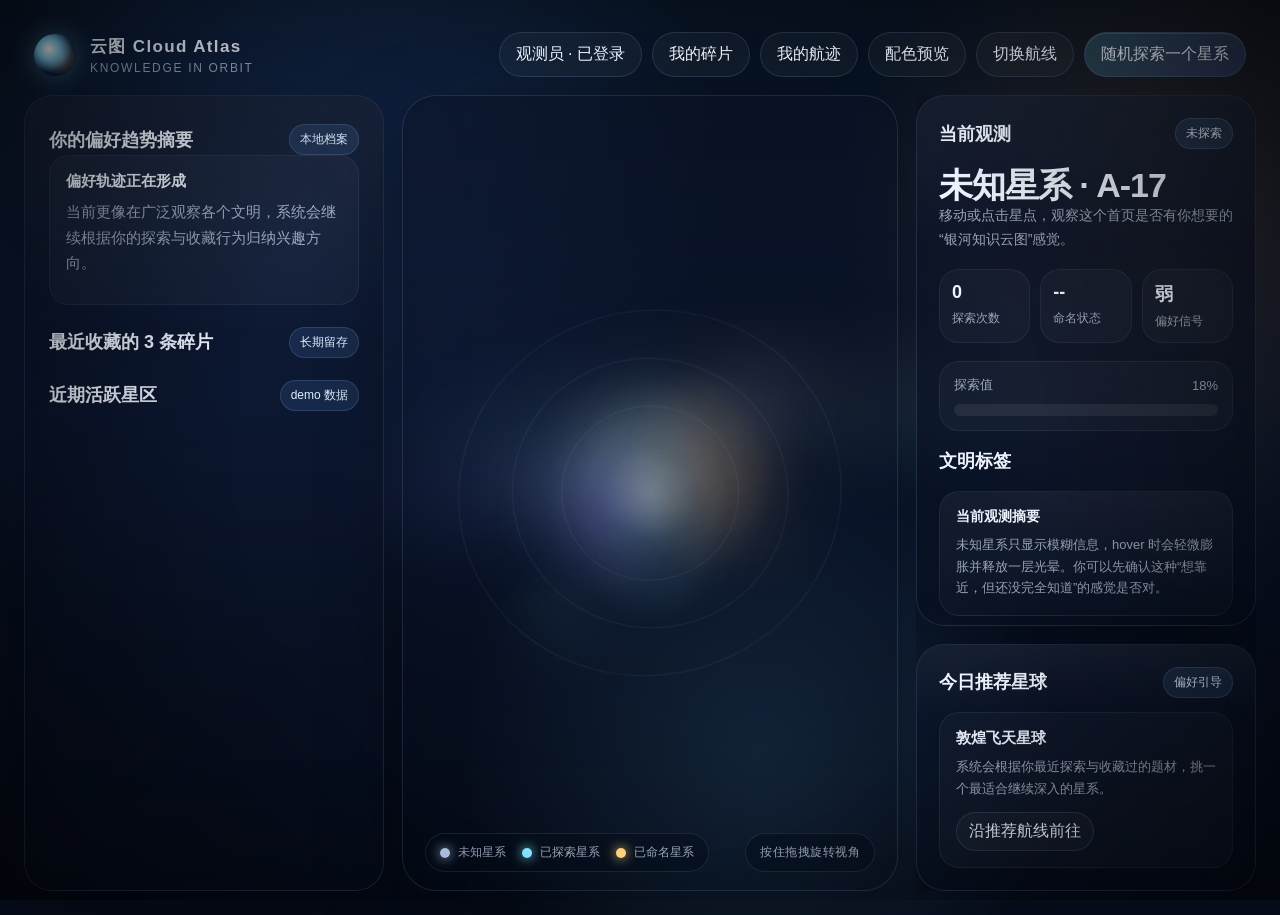
<file: demo/index.html>
﻿<!DOCTYPE html>
<html lang="zh-CN">

<head>
  <meta charset="UTF-8">
  <meta name="viewport" content="width=device-width, initial-scale=1.0">
  <title>云图 Cloud Atlas Demo</title>
  <style>
    :root {
      --bg-0: #07111f;
      --bg-1: #0b1730;
      --bg-2: #142449;
      --bg-end: #050b18;
      --bg-glow-a: rgba(50, 96, 182, 0.28);
      --bg-glow-b: rgba(255, 176, 112, 0.15);
      --bg-glow-c: rgba(107, 195, 255, 0.18);
      --text: #eef4ff;
      --muted: rgba(219, 233, 255, 0.68);
      --line: rgba(170, 196, 255, 0.14);
      --panel: rgba(8, 15, 31, 0.54);
      --panel-strong: rgba(7, 14, 28, 0.78);
      --panel-top: rgba(11, 20, 41, 0.7);
      --panel-bottom: rgba(7, 13, 27, 0.48);
      --panel-sheen: rgba(255, 255, 255, 0.05);
      --cyan: #86e7ff;
      --gold: #ffd17d;
      --rose: #ff9dcc;
      --mint: #9ce7cb;
      --orange: #ffb48a;
      --grid-line: rgba(255, 255, 255, 0.02);
      --vignette: rgba(0, 0, 0, 0.54);
      --mist-core: rgba(255, 248, 223, 0.16);
      --mist-cyan: rgba(141, 221, 255, 0.17);
      --mist-violet: rgba(143, 112, 255, 0.13);
      --mist-gold: rgba(255, 190, 117, 0.13);
      --mist-mint: rgba(138, 239, 218, 0.1);
      --brand-core: rgba(137, 224, 255, 0.86);
      --brand-ring: rgba(35, 120, 255, 0.12);
      --brand-warm: rgba(255, 204, 138, 0.42);
      --brand-shell: #09172c;
      --button-a: rgba(110, 230, 255, 0.22);
      --button-b: rgba(115, 136, 255, 0.22);
      --eyebrow-border: rgba(161, 209, 255, 0.18);
      --eyebrow-bg: rgba(125, 180, 255, 0.08);
      --eyebrow-text: #d7ecff;
      --stage-core: rgba(255, 247, 216, 0.14);
      --stage-cyan: rgba(161, 224, 255, 0.14);
      --stage-violet: rgba(168, 132, 255, 0.12);
      --stage-gold: rgba(255, 190, 117, 0.12);
      --stage-shell: rgba(11, 18, 37, 0.52);
      --stage-floor: rgba(3, 7, 16, 0.3);
      --stage-before-core: rgba(255, 252, 240, 0.16);
      --stage-before-cyan: rgba(137, 199, 255, 0.14);
      --stage-before-violet: rgba(150, 114, 255, 0.12);
      --stage-before-gold: rgba(255, 181, 109, 0.12);
      --stage-after-cyan: rgba(118, 211, 255, 0.08);
      --stage-after-core: rgba(255, 255, 255, 0.09);
      --stage-after-gold: rgba(255, 208, 142, 0.08);
      --stage-after-blue: rgba(124, 167, 255, 0.08);
      --shadow: 0 24px 80px rgba(0, 0, 0, 0.36);
      --radius-lg: 28px;
      --radius-md: 20px;
      --radius-sm: 14px;
    }

    * {
      box-sizing: border-box;
    }

    html,
    body {
      margin: 0;
      min-height: 100%;
      font-family: "Segoe UI", "PingFang SC", "Microsoft YaHei", sans-serif;
      background:
        radial-gradient(circle at 18% 18%, var(--bg-glow-a), transparent 30%),
        radial-gradient(circle at 82% 22%, var(--bg-glow-b), transparent 24%),
        radial-gradient(circle at 52% 72%, var(--bg-glow-c), transparent 28%),
        linear-gradient(180deg, var(--bg-0), var(--bg-1) 45%, var(--bg-end) 100%);
      background-size: 118% 118%, 112% 112%, 114% 114%, 100% 100%;
      color: var(--text);
      overflow: hidden;
      animation: backgroundDrift 26s ease-in-out infinite alternate;
    }

    body::before,
    body::after {
      content: "";
      position: fixed;
      inset: 0;
      pointer-events: none;
    }

    body::before {
      background-image:
        linear-gradient(var(--grid-line) 1px, transparent 1px),
        linear-gradient(90deg, var(--grid-line) 1px, transparent 1px);
      background-size: 120px 120px;
      mask-image: radial-gradient(circle at center, black 40%, transparent 88%);
      opacity: 0.4;
      animation: gridDrift 38s linear infinite;
    }

    body::after {
      background:
        radial-gradient(circle at center, transparent 52%, var(--vignette) 100%);
      animation: vignettePulse 18s ease-in-out infinite;
    }

    button,
    input {
      font: inherit;
    }

    .app {
      position: relative;
      min-height: 100vh;
      padding: 24px;
      isolation: isolate;
    }

    #starfield {
      position: absolute;
      inset: 0;
      width: 100%;
      height: 100%;
      z-index: 0;
    }

    .mist {
      position: absolute;
      inset: 3% 6% 6%;
      border-radius: 50%;
      background:
        radial-gradient(ellipse at 50% 50%, var(--mist-core), transparent 16%),
        radial-gradient(ellipse at 46% 48%, var(--mist-cyan), transparent 24%),
        radial-gradient(ellipse at 39% 53%, var(--mist-violet), transparent 18%),
        radial-gradient(ellipse at 60% 46%, var(--mist-gold), transparent 19%),
        radial-gradient(ellipse at 72% 54%, var(--mist-mint), transparent 17%);
      filter: blur(46px);
      opacity: 0.98;
      transform: rotate(-10deg) scale(1.08, 0.72);
      pointer-events: none;
      z-index: 1;
      animation: mistFloat 18s ease-in-out infinite alternate;
    }

    .topbar {
      position: relative;
      z-index: 5;
      display: flex;
      align-items: center;
      justify-content: space-between;
      gap: 16px;
      padding: 8px 10px 18px;
    }

    .brand {
      display: flex;
      align-items: center;
      gap: 14px;
    }

    .brand-mark {
      width: 42px;
      height: 42px;
      border-radius: 50%;
      background:
        radial-gradient(circle at 35% 35%, rgba(255, 255, 255, 0.98), var(--brand-core) 28%, var(--brand-ring) 60%, transparent 72%),
        radial-gradient(circle at 64% 55%, var(--brand-warm), transparent 55%),
        var(--brand-shell);
      box-shadow: 0 0 24px rgba(134, 231, 255, 0.34);
    }

    .brand-copy strong {
      display: block;
      font-size: 17px;
      letter-spacing: 0.08em;
      font-weight: 700;
    }

    .brand-copy span {
      display: block;
      margin-top: 3px;
      font-size: 12px;
      color: var(--muted);
      letter-spacing: 0.14em;
      text-transform: uppercase;
    }

    .top-actions {
      display: flex;
      align-items: center;
      gap: 10px;
      flex-wrap: wrap;
      justify-content: flex-end;
    }

    .ghost,
    .primary,
    .secondary {
      border: 1px solid var(--line);
      color: var(--text);
      background: rgba(255, 255, 255, 0.04);
      border-radius: 999px;
      padding: 11px 16px;
      cursor: pointer;
      transition: transform 180ms ease, background 180ms ease, border-color 180ms ease;
    }

    .ghost:hover,
    .primary:hover,
    .secondary:hover {
      transform: translateY(-1px);
      border-color: rgba(172, 214, 255, 0.36);
    }

    .primary {
      background: linear-gradient(135deg, var(--button-a), var(--button-b));
      box-shadow: inset 0 1px 0 rgba(255, 255, 255, 0.14);
    }

    .layout {
      position: relative;
      z-index: 3;
      display: grid;
      grid-template-columns: minmax(280px, 360px) minmax(0, 1fr) minmax(280px, 340px);
      gap: 18px;
      height: calc(100vh - 104px);
    }

    .panel {
      position: relative;
      background: linear-gradient(180deg, var(--panel-top), var(--panel-bottom));
      border: 1px solid var(--line);
      border-radius: var(--radius-lg);
      box-shadow: var(--shadow);
      backdrop-filter: blur(18px);
      overflow: hidden;
    }

    .panel::before {
      content: "";
      position: absolute;
      inset: 0;
      background: linear-gradient(180deg, var(--panel-sheen), transparent 30%);
      pointer-events: none;
    }

    .intro {
      padding: 28px 24px 24px;
      display: flex;
      flex-direction: column;
      gap: 22px;
      overflow-y: auto;
    }

    .eyebrow {
      display: inline-flex;
      align-items: center;
      gap: 8px;
      width: fit-content;
      padding: 7px 12px;
      border-radius: 999px;
      border: 1px solid var(--eyebrow-border);
      background: var(--eyebrow-bg);
      font-size: 12px;
      color: var(--eyebrow-text);
    }

    .intro h1 {
      margin: 0;
      font-size: clamp(34px, 4vw, 58px);
      line-height: 1.04;
      letter-spacing: -0.03em;
    }

    .intro h1 span {
      display: block;
      color: rgba(255, 255, 255, 0.62);
      font-weight: 500;
    }

    .intro p {
      margin: 0;
      color: var(--muted);
      line-height: 1.7;
      font-size: 15px;
    }

    .intro-actions {
      display: flex;
      gap: 12px;
      flex-wrap: wrap;
    }

    .stat-grid {
      display: grid;
      grid-template-columns: repeat(2, minmax(0, 1fr));
      gap: 12px;
    }

    .stat-card {
      padding: 14px;
      border-radius: var(--radius-md);
      background: rgba(255, 255, 255, 0.03);
      border: 1px solid rgba(176, 205, 255, 0.08);
    }

    .stat-card strong {
      display: block;
      font-size: 22px;
      margin-bottom: 6px;
    }

    .stat-card span {
      color: var(--muted);
      font-size: 12px;
      line-height: 1.5;
    }

    .cluster-stage {
      position: relative;
      --focus-x: 50%;
      --focus-y: 50%;
      --focus-scale: 1;
      --tilt-x: -8deg;
      --tilt-y: 10deg;
      border-radius: 34px;
      min-height: 100%;
      overflow: hidden;
      background:
        radial-gradient(circle at 50% 50%, var(--stage-core), transparent 10%),
        radial-gradient(ellipse at 50% 51%, var(--stage-cyan), transparent 22%),
        radial-gradient(ellipse at 42% 52%, var(--stage-violet), transparent 16%),
        radial-gradient(ellipse at 60% 47%, var(--stage-gold), transparent 18%),
        linear-gradient(180deg, var(--stage-shell), var(--stage-floor));
      border: 1px solid rgba(167, 199, 255, 0.14);
      box-shadow: var(--shadow);
      perspective: 1400px;
      perspective-origin: 50% 50%;
      cursor: grab;
      transition: box-shadow 420ms ease, border-color 420ms ease, background 420ms ease;
    }

    .cluster-stage.dragging {
      cursor: grabbing;
    }

    .cluster-stage::before {
      content: "";
      position: absolute;
      inset: 18% 8%;
      background:
        radial-gradient(ellipse at center, var(--stage-before-core), transparent 14%),
        radial-gradient(ellipse at center, var(--stage-before-cyan), transparent 38%),
        radial-gradient(ellipse at 35% 54%, var(--stage-before-violet), transparent 20%),
        radial-gradient(ellipse at 68% 44%, var(--stage-before-gold), transparent 20%);
      filter: blur(18px);
      pointer-events: none;
    }

    .cluster-stage::after {
      content: "";
      position: absolute;
      inset: 8% 4%;
      background:
        radial-gradient(ellipse at 26% 62%, var(--stage-after-cyan), transparent 14%),
        radial-gradient(ellipse at 42% 44%, var(--stage-after-core), transparent 11%),
        radial-gradient(ellipse at 58% 56%, var(--stage-after-gold), transparent 14%),
        radial-gradient(ellipse at 77% 40%, var(--stage-after-blue), transparent 13%);
      filter: blur(24px);
      pointer-events: none;
      transform: rotate(-12deg);
      z-index: 1;
    }

    .scene-viewport {
      position: absolute;
      inset: 0;
      z-index: 2;
      transform-style: preserve-3d;
      pointer-events: none;
    }

    .scene-3d {
      position: absolute;
      inset: 0;
      transform-style: preserve-3d;
      transform: translateZ(0);
      will-change: transform;
    }

    .cluster-canvas {
      position: absolute;
      inset: 0;
      width: 100%;
      height: 100%;
      z-index: 1;
      pointer-events: none;
    }

    .cluster-grid {
      position: absolute;
      inset: 0;
      z-index: 2;
      transform-style: preserve-3d;
      pointer-events: auto;
      overflow: visible;
      transition: filter 520ms ease;
    }

    .haze-layer {
      position: absolute;
      inset: 0;
      pointer-events: none;
      z-index: 1;
      transition: opacity 420ms ease;
      transform-style: preserve-3d;
    }

    .haze {
      position: absolute;
      border-radius: 50%;
      filter: blur(28px);
      opacity: 0.72;
      mix-blend-mode: screen;
    }

    .haze-a {
      left: 18%;
      top: 43%;
      width: 30%;
      height: 12%;
      background: radial-gradient(ellipse at center, rgba(121, 213, 255, 0.22), transparent 70%);
      transform: rotate(-18deg);
    }

    .haze-b {
      left: 37%;
      top: 38%;
      width: 28%;
      height: 11%;
      background: radial-gradient(ellipse at center, rgba(255, 247, 215, 0.24), transparent 72%);
      transform: rotate(6deg);
    }

    .haze-c {
      left: 55%;
      top: 47%;
      width: 28%;
      height: 12%;
      background: radial-gradient(ellipse at center, rgba(255, 188, 118, 0.18), transparent 70%);
      transform: rotate(21deg);
    }

    .orbit-ring {
      position: absolute;
      left: 50%;
      top: 50%;
      border-radius: 50%;
      border: 1px solid rgba(174, 205, 255, 0.08);
      transform: translate(-50%, -50%) rotate(-8deg);
      pointer-events: none;
      z-index: 1;
      animation: orbitSpin 42s linear infinite;
    }

    .orbit-ring.r1 {
      width: 36%;
      height: 22%;
      animation-name: orbitSpin;
    }

    .orbit-ring.r2 {
      width: 56%;
      height: 34%;
      transform: translate(-50%, -50%) rotate(14deg);
      animation-name: orbitSpinWide;
      animation-duration: 58s;
      animation-direction: reverse;
    }

    .orbit-ring.r3 {
      width: 78%;
      height: 46%;
      transform: translate(-50%, -50%) rotate(-16deg);
      animation-name: orbitSpinOuter;
      animation-duration: 72s;
    }

    .cluster-stage.zooming {
      border-color: rgba(187, 221, 255, 0.28);
      box-shadow: 0 30px 86px rgba(0, 0, 0, 0.42), 0 0 72px rgba(145, 215, 255, 0.16);
    }

    .cluster-stage.zooming .cluster-grid {
      filter: saturate(1.28) brightness(1.1);
    }

    .cluster-stage.zooming .cluster-canvas {
      filter: saturate(1.18) brightness(1.1);
    }

    .cluster-stage.zooming .haze-layer {
      opacity: 0.92;
    }

    .system {
      position: absolute;
      --planet-size: 10px;
      --planet-main: var(--cyan);
      --planet-accent: #ffffff;
      --planet-shadow: rgba(134, 231, 255, 0.44);
      --planet-hit: 34px;
      --ring-tilt: 0deg;
      --ring-opacity: 0.36;
      width: var(--planet-hit);
      height: var(--planet-hit);
      margin: calc(var(--planet-hit) * -0.5) 0 0 calc(var(--planet-hit) * -0.5);
      border: 0;
      background: transparent;
      padding: 0;
      cursor: pointer;
      z-index: 3;
      left: 0;
      top: 0;
      margin: 0;
      transform: translate3d(var(--screen-x, 0px), var(--screen-y, 0px), 0) scale(var(--planet-scale, 1));
      transform-style: preserve-3d;
      transition: transform 300ms cubic-bezier(0.22, 1, 0.36, 1), filter 220ms ease;
      will-change: transform, opacity;
    }

    .system .planet-core,
    .system .planet-aura,
    .system .planet-ring {
      position: absolute;
      left: 50%;
      top: 50%;
      transform: translate(-50%, -50%);
      border-radius: 50%;
      transition: transform 280ms cubic-bezier(0.22, 1, 0.36, 1), opacity 260ms ease, box-shadow 260ms ease, filter 260ms ease;
      pointer-events: none;
    }

    .system .planet-core {
      width: var(--planet-size);
      height: var(--planet-size);
      background:
        radial-gradient(circle at 30% 30%, rgba(255, 255, 255, 0.95), color-mix(in srgb, var(--planet-accent) 72%, var(--planet-main)) 36%, color-mix(in srgb, var(--planet-main) 84%, #021323) 86%);
      box-shadow: 0 0 12px var(--planet-main), 0 0 22px var(--planet-shadow);
      animation: planetPulse 4.2s ease-in-out infinite;
    }

    .system .planet-aura {
      width: calc(var(--planet-size) * 2.8);
      height: calc(var(--planet-size) * 2.8);
      background: radial-gradient(circle at center, color-mix(in srgb, var(--planet-main) 34%, transparent) 0%, transparent 70%);
      opacity: 0.44;
      filter: blur(1px);
      animation: auraDrift 5.6s ease-in-out infinite;
    }

    .system .planet-ring {
      width: calc(var(--planet-size) * 2.2);
      height: calc(var(--planet-size) * 1.25);
      border: 1px solid color-mix(in srgb, var(--planet-main) 72%, #ffffff);
      opacity: var(--ring-opacity);
      transform: translate(-50%, -50%) rotate(var(--ring-tilt));
      filter: drop-shadow(0 0 6px color-mix(in srgb, var(--planet-main) 40%, transparent));
      animation: ringSpin 8s linear infinite;
    }

    .system:hover,
    .system:focus-visible,
    .system.active {
      transform: translate3d(var(--screen-x, 0px), var(--screen-y, 0px), 0) scale(calc(var(--planet-scale, 1) * 1.22));
      filter: brightness(1.08);
      outline: none;
    }

    .system:hover .planet-core,
    .system:focus-visible .planet-core,
    .system.active .planet-core {
      transform: translate(-50%, -50%) scale(1.36);
      box-shadow: 0 0 18px var(--planet-main), 0 0 38px var(--planet-shadow), 0 0 56px color-mix(in srgb, var(--planet-main) 26%, transparent);
      animation-duration: 1.9s;
    }

    .system:hover .planet-aura,
    .system:focus-visible .planet-aura,
    .system.active .planet-aura {
      opacity: 0.88;
      transform: translate(-50%, -50%) scale(1.16);
      animation-duration: 2.4s;
    }

    .system:hover .planet-ring,
    .system:focus-visible .planet-ring,
    .system.active .planet-ring {
      opacity: calc(var(--ring-opacity) + 0.26);
      transform: translate(-50%, -50%) rotate(calc(var(--ring-tilt) + 10deg)) scale(1.14);
    }

    .system.explored .planet-core {
      width: calc(var(--planet-size) + 1px);
      height: calc(var(--planet-size) + 1px);
    }

    .system.locked {
      --planet-main: rgba(188, 214, 255, 0.9);
      --planet-accent: rgba(230, 241, 255, 0.96);
      --planet-shadow: rgba(164, 193, 255, 0.24);
      --ring-opacity: 0.22;
    }

    .system.locked .planet-core {
      background: radial-gradient(circle at 35% 35%, rgba(255, 255, 255, 0.92), rgba(135, 180, 255, 0.72) 68%, transparent 100%);
    }

    .system.locked .planet-ring {
      border-style: dashed;
    }

    .system.unlocked .planet-core {
      box-shadow: 0 0 20px var(--planet-main), 0 0 44px color-mix(in srgb, var(--planet-main) 56%, transparent);
    }

    .system.planet-forest {
      --planet-accent: #d6ffe8;
      --ring-tilt: -16deg;
    }

    .system.planet-heritage {
      --planet-accent: #fff0c8;
      --ring-tilt: 18deg;
    }

    .system.planet-myth {
      --planet-accent: #ffd3e8;
      --ring-opacity: 0.46;
      --ring-tilt: 9deg;
    }

    .system.planet-desert {
      --planet-accent: #ffe3bc;
      --ring-opacity: 0.54;
      --ring-tilt: -9deg;
    }

    .system.planet-abyss {
      --planet-accent: #d4f8ff;
      --ring-opacity: 0.28;
      --ring-tilt: -24deg;
    }

    .system.planet-imperial {
      --planet-accent: #f4f7ff;
      --ring-opacity: 0.34;
      --ring-tilt: 2deg;
    }

    .system.planet-gateway {
      --planet-accent: #efe0ff;
      --ring-opacity: 0.62;
      --ring-tilt: 24deg;
    }

    .cluster-stage .legend {
      position: absolute;
      left: 22px;
      bottom: 18px;
      z-index: 4;
      display: flex;
      gap: 16px;
      padding: 10px 14px;
      border-radius: 999px;
      background: rgba(7, 14, 27, 0.54);
      border: 1px solid rgba(154, 194, 255, 0.12);
      backdrop-filter: blur(14px);
    }

    .drag-tip {
      position: absolute;
      right: 22px;
      bottom: 18px;
      z-index: 4;
      padding: 10px 14px;
      border-radius: 999px;
      background: rgba(7, 14, 27, 0.54);
      border: 1px solid rgba(154, 194, 255, 0.12);
      backdrop-filter: blur(14px);
      color: var(--muted);
      font-size: 12px;
      letter-spacing: 0.04em;
    }

    .legend-item {
      display: inline-flex;
      align-items: center;
      gap: 8px;
      color: var(--muted);
      font-size: 12px;
    }

    .legend-dot {
      width: 10px;
      height: 10px;
      border-radius: 50%;
      box-shadow: 0 0 12px currentColor;
    }

    .info-panel {
      padding: 22px;
      display: flex;
      flex-direction: column;
      gap: 18px;
      overflow: auto;
    }

    .right-col {
      display: flex;
      flex-direction: column;
      gap: 18px;
      overflow: hidden;
    }

    .recommend-panel {
      padding: 22px;
      display: flex;
      flex-direction: column;
      gap: 14px;
      flex-shrink: 0;
    }

    .panel-title {
      display: flex;
      align-items: center;
      justify-content: space-between;
      gap: 14px;
    }

    .panel-title h2,
    .panel-title h3 {
      margin: 0;
      font-size: 18px;
    }

    .panel-badge {
      padding: 6px 10px;
      border-radius: 999px;
      font-size: 12px;
      color: #dceeff;
      background: rgba(108, 173, 255, 0.12);
      border: 1px solid rgba(164, 201, 255, 0.16);
    }

    .selected-title {
      margin: 0;
      font-size: clamp(22px, 2.8vw, 34px);
      line-height: 1.08;
      letter-spacing: -0.03em;
    }

    .selected-subtitle,
    .muted {
      margin: 0;
      color: var(--muted);
      line-height: 1.7;
      font-size: 14px;
    }

    .metric-row {
      display: grid;
      grid-template-columns: repeat(3, minmax(0, 1fr));
      gap: 10px;
    }

    .metric {
      padding: 12px;
      border-radius: var(--radius-md);
      background: rgba(255, 255, 255, 0.03);
      border: 1px solid rgba(160, 197, 255, 0.08);
    }

    .metric strong {
      display: block;
      font-size: 18px;
      margin-bottom: 5px;
    }

    .metric span {
      color: var(--muted);
      font-size: 12px;
    }

    .progress-block {
      padding: 14px;
      border-radius: var(--radius-md);
      background: rgba(255, 255, 255, 0.03);
      border: 1px solid rgba(160, 197, 255, 0.08);
    }

    .progress-label {
      display: flex;
      align-items: center;
      justify-content: space-between;
      margin-bottom: 10px;
      font-size: 13px;
      color: var(--muted);
    }

    .progress-track {
      position: relative;
      height: 12px;
      border-radius: 999px;
      overflow: hidden;
      background: rgba(255, 255, 255, 0.07);
    }

    .progress-fill {
      height: 100%;
      width: 0;
      border-radius: inherit;
      background: linear-gradient(90deg, var(--cyan), var(--gold));
      transition: width 280ms ease;
      box-shadow: 0 0 18px rgba(134, 231, 255, 0.34);
    }

    .tag-list {
      display: flex;
      flex-wrap: wrap;
      gap: 8px;
    }

    .tag {
      padding: 8px 10px;
      border-radius: 999px;
      font-size: 12px;
      background: rgba(255, 255, 255, 0.04);
      border: 1px solid rgba(168, 205, 255, 0.12);
      color: #d8ecff;
    }

    .snapshot {
      padding: 16px;
      border-radius: var(--radius-md);
      background: linear-gradient(180deg, rgba(255, 255, 255, 0.05), rgba(255, 255, 255, 0.02));
      border: 1px solid rgba(160, 197, 255, 0.08);
    }

    .snapshot strong {
      display: block;
      margin-bottom: 8px;
      font-size: 14px;
    }

    .snapshot p {
      margin: 0;
      color: var(--muted);
      line-height: 1.65;
      font-size: 13px;
    }

    .quick-list {
      display: grid;
      gap: 10px;
    }

    .quick-item {
      display: grid;
      grid-template-columns: auto 1fr auto;
      gap: 12px;
      align-items: center;
      padding: 12px 14px;
      border-radius: 16px;
      background: rgba(255, 255, 255, 0.03);
      border: 1px solid rgba(160, 197, 255, 0.07);
    }

    .quick-dot {
      width: 10px;
      height: 10px;
      border-radius: 50%;
      box-shadow: 0 0 14px currentColor;
    }

    .quick-copy strong {
      display: block;
      font-size: 14px;
      margin-bottom: 4px;
    }

    .quick-copy span,
    .quick-item em {
      color: var(--muted);
      font-size: 12px;
      font-style: normal;
    }

    .tooltip {
      position: fixed;
      left: 0;
      top: 0;
      transform: translate(-50%, calc(-100% - 16px));
      min-width: 220px;
      max-width: 260px;
      padding: 14px 14px 13px;
      border-radius: 18px;
      background: rgba(9, 16, 30, 0.88);
      border: 1px solid rgba(169, 203, 255, 0.16);
      backdrop-filter: blur(14px);
      box-shadow: var(--shadow);
      z-index: 30;
      pointer-events: none;
      opacity: 0;
      transition: opacity 140ms ease;
    }

    .tooltip.visible {
      opacity: 1;
    }

    .tooltip strong {
      display: block;
      margin-bottom: 5px;
      font-size: 14px;
    }

    .tooltip span {
      display: block;
      color: var(--muted);
      font-size: 12px;
      line-height: 1.55;
    }

    .modal {
      position: fixed;
      inset: 0;
      display: grid;
      place-items: center;
      padding: 26px;
      background: rgba(2, 5, 12, 0.5);
      backdrop-filter: blur(16px);
      z-index: 40;
      opacity: 0;
      pointer-events: none;
      transition: opacity 180ms ease;
    }

    .modal.open {
      opacity: 1;
      pointer-events: auto;
    }

    .modal-card {
      position: relative;
      width: min(760px, 100%);
      border-radius: 34px;
      padding: 28px;
      background:
        radial-gradient(circle at top right, rgba(125, 207, 255, 0.16), transparent 22%),
        linear-gradient(180deg, rgba(13, 20, 40, 0.94), rgba(7, 12, 23, 0.94));
      border: 1px solid rgba(173, 208, 255, 0.14);
      box-shadow: var(--shadow);
      overflow: hidden;
    }

    .modal-card::before {
      content: "";
      position: absolute;
      inset: 0;
      background: linear-gradient(180deg, rgba(255, 255, 255, 0.06), transparent 28%);
      pointer-events: none;
    }

    .explore-modal-card {
      width: min(840px, 100%);
      padding: 30px;
      background:
        radial-gradient(circle at 14% 18%, rgba(130, 224, 255, 0.18), transparent 24%),
        radial-gradient(circle at 86% 22%, rgba(255, 178, 118, 0.18), transparent 22%),
        linear-gradient(160deg, rgba(16, 24, 47, 0.97), rgba(6, 11, 24, 0.97));
      border-color: rgba(173, 208, 255, 0.18);
      box-shadow: 0 36px 100px rgba(0, 0, 0, 0.48);
    }

    .explore-modal-card::after {
      content: "";
      position: absolute;
      inset: 18px;
      border-radius: 28px;
      border: 1px solid rgba(180, 218, 255, 0.08);
      pointer-events: none;
      mask: linear-gradient(180deg, rgba(255, 255, 255, 0.9), transparent 72%);
    }

    .modal-close {
      position: absolute;
      right: 18px;
      top: 18px;
      width: 42px;
      height: 42px;
      border-radius: 50%;
      border: 1px solid rgba(178, 205, 255, 0.16);
      background: rgba(255, 255, 255, 0.04);
      color: var(--text);
      cursor: pointer;
    }

    .modal-header {
      display: flex;
      align-items: flex-start;
      justify-content: space-between;
      gap: 16px;
      margin-bottom: 16px;
      padding-right: 52px;
    }

    .modal-header h3 {
      margin: 10px 0 8px;
      font-size: clamp(28px, 4vw, 44px);
      line-height: 1.02;
      letter-spacing: -0.03em;
    }

    .modal-meta {
      display: flex;
      gap: 8px;
      flex-wrap: wrap;
    }

    .modal-meta span {
      padding: 7px 10px;
      border-radius: 999px;
      font-size: 12px;
      color: #dceeff;
      background: rgba(255, 255, 255, 0.05);
      border: 1px solid rgba(164, 202, 255, 0.12);
    }

    .modal-grid {
      display: grid;
      grid-template-columns: 1.2fr 0.8fr;
      gap: 18px;
      margin-top: 18px;
    }

    .modal-hero {
      display: grid;
      grid-template-columns: minmax(0, 1.25fr) minmax(260px, 0.75fr);
      gap: 18px;
      align-items: stretch;
      margin-bottom: 8px;
    }

    .modal-hero-copy {
      position: relative;
      padding-right: 16px;
    }

    .modal-hero-copy::after {
      content: "";
      position: absolute;
      left: 0;
      bottom: -8px;
      width: 96px;
      height: 2px;
      border-radius: 999px;
      background: linear-gradient(90deg, rgba(134, 231, 255, 0.92), rgba(255, 209, 125, 0.22));
      box-shadow: 0 0 18px rgba(134, 231, 255, 0.3);
    }

    .modal-hook {
      max-width: 56ch;
      font-size: 15px;
      line-height: 1.72;
    }

    .modal-signal-panel {
      position: relative;
      padding: 18px 18px 16px;
      border-radius: 26px;
      background:
        radial-gradient(circle at top left, rgba(134, 231, 255, 0.14), transparent 32%),
        linear-gradient(180deg, rgba(255, 255, 255, 0.08), rgba(255, 255, 255, 0.03));
      border: 1px solid rgba(175, 214, 255, 0.14);
      overflow: hidden;
    }

    .modal-signal-panel::before {
      content: "";
      position: absolute;
      width: 140px;
      height: 140px;
      right: -36px;
      top: -44px;
      border-radius: 50%;
      background: radial-gradient(circle, rgba(255, 209, 125, 0.22), transparent 68%);
      pointer-events: none;
    }

    .modal-signal-kicker {
      display: inline-flex;
      align-items: center;
      gap: 8px;
      font-size: 11px;
      letter-spacing: 0.16em;
      text-transform: uppercase;
      color: rgba(224, 240, 255, 0.74);
    }

    .modal-signal-kicker::before {
      content: "";
      width: 22px;
      height: 1px;
      background: rgba(134, 231, 255, 0.66);
      box-shadow: 0 0 10px rgba(134, 231, 255, 0.34);
    }

    .modal-signal-line {
      display: block;
      margin-top: 12px;
      font-size: 22px;
      line-height: 1.24;
      letter-spacing: -0.03em;
    }

    .modal-signal-copy {
      margin: 10px 0 0;
      color: var(--muted);
      font-size: 13px;
      line-height: 1.7;
    }

    .modal-signal-metrics {
      display: grid;
      grid-template-columns: repeat(3, minmax(0, 1fr));
      gap: 10px;
      margin-top: 18px;
    }

    .modal-signal-metric {
      padding: 10px 12px;
      border-radius: 18px;
      background: rgba(255, 255, 255, 0.04);
      border: 1px solid rgba(164, 202, 255, 0.1);
    }

    .modal-signal-metric strong,
    .modal-signal-metric span {
      display: block;
    }

    .modal-signal-metric span {
      color: rgba(219, 233, 255, 0.62);
      font-size: 11px;
      letter-spacing: 0.04em;
    }

    .modal-signal-metric strong {
      margin-top: 6px;
      font-size: 13px;
      line-height: 1.4;
    }

    .modal-side-stack {
      display: grid;
      gap: 14px;
    }

    .modal-section {
      padding: 18px;
      border-radius: 24px;
      background: rgba(255, 255, 255, 0.03);
      border: 1px solid rgba(164, 202, 255, 0.08);
    }

    .modal-section-story {
      background:
        linear-gradient(180deg, rgba(255, 255, 255, 0.05), rgba(255, 255, 255, 0.025));
      border-color: rgba(170, 209, 255, 0.12);
    }

    .modal-section-story p {
      font-size: 15px;
      line-height: 1.88;
    }

    .modal-section-fragments li {
      position: relative;
      padding-left: 2px;
    }

    .modal-section-tags {
      padding-top: 16px;
    }

    .modal-section h4 {
      margin: 0 0 10px;
      font-size: 15px;
    }

    .modal-section p,
    .modal-section li {
      margin: 0;
      color: var(--muted);
      line-height: 1.75;
      font-size: 14px;
    }

    .modal-section ul {
      margin: 0;
      padding-left: 18px;
      display: grid;
      gap: 8px;
    }

    .modal-actions {
      display: flex;
      flex-wrap: wrap;
      gap: 12px;
      margin-top: 20px;
      padding-top: 18px;
      border-top: 1px solid rgba(164, 202, 255, 0.08);
    }

    .theme-modal .modal-card {
      width: min(1040px, 100%);
    }

    .theme-modal-copy {
      margin: 4px 0 0;
      color: var(--muted);
      line-height: 1.7;
      font-size: 14px;
    }

    .theme-toolbar {
      display: flex;
      align-items: center;
      justify-content: space-between;
      gap: 14px;
      margin-bottom: 18px;
    }

    .theme-toolbar .modal-meta {
      flex: 1;
    }

    .theme-grid {
      display: grid;
      grid-template-columns: repeat(auto-fit, minmax(180px, 1fr));
      gap: 14px;
    }

    .theme-card {
      display: block;
      width: 100%;
      padding: 14px;
      border-radius: 24px;
      border: 1px solid rgba(164, 202, 255, 0.1);
      background: rgba(255, 255, 255, 0.035);
      color: var(--text);
      text-align: left;
      cursor: pointer;
      transition: transform 180ms ease, border-color 180ms ease, box-shadow 180ms ease, background 180ms ease;
    }

    .theme-card:hover,
    .theme-card:focus-visible {
      transform: translateY(-2px);
      border-color: rgba(181, 216, 255, 0.24);
      outline: none;
    }

    .theme-card.active {
      border-color: rgba(194, 229, 255, 0.36);
      background: rgba(255, 255, 255, 0.055);
      box-shadow: 0 16px 38px rgba(0, 0, 0, 0.24), 0 0 0 1px rgba(194, 229, 255, 0.08) inset;
    }

    .theme-card-preview {
      position: relative;
      height: 116px;
      margin-bottom: 14px;
      overflow: hidden;
      border-radius: 18px;
      background:
        radial-gradient(circle at 18% 18%, var(--preview-glow-a), transparent 32%),
        radial-gradient(circle at 82% 22%, var(--preview-glow-b), transparent 28%),
        radial-gradient(circle at 54% 70%, var(--preview-glow-c), transparent 30%),
        linear-gradient(180deg, var(--preview-bg-0), var(--preview-bg-1) 45%, var(--preview-bg-end) 100%);
      border: 1px solid rgba(255, 255, 255, 0.08);
    }

    .theme-card-preview::before {
      content: "";
      position: absolute;
      inset: 0;
      background-image:
        linear-gradient(var(--preview-grid) 1px, transparent 1px),
        linear-gradient(90deg, var(--preview-grid) 1px, transparent 1px);
      background-size: 24px 24px;
      opacity: 0.4;
      mask-image: radial-gradient(circle at center, black 44%, transparent 92%);
    }

    .theme-card-preview::after {
      content: "";
      position: absolute;
      left: 50%;
      top: 52%;
      width: 58%;
      height: 36%;
      transform: translate(-50%, -50%) rotate(-8deg);
      border-radius: 50%;
      background:
        radial-gradient(ellipse at center, var(--preview-stage-core), transparent 16%),
        radial-gradient(ellipse at center, var(--preview-stage-cyan), transparent 36%),
        radial-gradient(ellipse at 34% 56%, var(--preview-stage-violet), transparent 22%),
        radial-gradient(ellipse at 66% 44%, var(--preview-stage-gold), transparent 22%);
      filter: blur(8px);
      opacity: 0.92;
    }

    .theme-card-orbit {
      position: absolute;
      left: 50%;
      top: 52%;
      width: 62%;
      height: 34%;
      border-radius: 50%;
      border: 1px solid rgba(255, 255, 255, 0.12);
      transform: translate(-50%, -50%) rotate(-10deg);
      opacity: 0.82;
    }

    .theme-card-core {
      position: absolute;
      left: 50%;
      top: 52%;
      width: 12px;
      height: 12px;
      border-radius: 50%;
      transform: translate(-50%, -50%);
      background: radial-gradient(circle at 35% 35%, rgba(255, 255, 255, 0.98), var(--preview-brand-core) 44%, transparent 82%);
      box-shadow: 0 0 18px var(--preview-brand-core);
    }

    .theme-card-panel {
      position: absolute;
      left: 10px;
      right: 10px;
      bottom: 10px;
      height: 26px;
      border-radius: 12px;
      background: linear-gradient(180deg, var(--preview-panel-top), var(--preview-panel-bottom));
      border: 1px solid rgba(255, 255, 255, 0.08);
      backdrop-filter: blur(10px);
    }

    .theme-card-meta {
      display: flex;
      align-items: center;
      justify-content: space-between;
      gap: 12px;
      margin-bottom: 8px;
    }

    .theme-card-title {
      margin: 0;
      font-size: 15px;
    }

    .theme-card-tag {
      color: var(--muted);
      font-size: 12px;
      letter-spacing: 0.04em;
      text-transform: uppercase;
    }

    .theme-card-copy {
      margin: 0 0 12px;
      color: var(--muted);
      font-size: 13px;
      line-height: 1.65;
    }

    .theme-card-swatches {
      display: flex;
      gap: 8px;
      flex-wrap: wrap;
    }

    .theme-card-swatches span {
      width: 14px;
      height: 14px;
      border-radius: 50%;
      border: 1px solid rgba(255, 255, 255, 0.14);
      box-shadow: 0 0 0 1px rgba(0, 0, 0, 0.18) inset;
    }

    .theme-active-label {
      color: #dceeff;
      font-size: 12px;
    }

    .insight-card {
      padding: 16px;
      border-radius: var(--radius-md);
      background: rgba(255, 255, 255, 0.03);
      border: 1px solid rgba(160, 197, 255, 0.08);
    }

    .insight-card strong {
      display: block;
      margin-bottom: 8px;
      font-size: 15px;
    }

    .insight-copy {
      margin: 0;
      color: var(--muted);
      line-height: 1.7;
      font-size: 13px;
    }

    .mini-action {
      margin-top: 12px;
      padding: 8px 12px;
      border-radius: 999px;
      border: 1px solid var(--line);
      background: rgba(255, 255, 255, 0.03);
      color: var(--text);
      cursor: pointer;
    }

    .preference-tags,
    .meta-tags {
      display: flex;
      flex-wrap: wrap;
      gap: 8px;
      margin-top: 12px;
    }

    .preference-tag,
    .meta-tag {
      padding: 7px 10px;
      border-radius: 999px;
      font-size: 12px;
      color: #dceeff;
      background: rgba(255, 255, 255, 0.05);
      border: 1px solid rgba(164, 202, 255, 0.12);
    }

    .shard-list,
    .route-list {
      display: grid;
      gap: 10px;
    }

    .shard-item,
    .route-item {
      padding: 12px 14px;
      border-radius: 16px;
      background: rgba(255, 255, 255, 0.03);
      border: 1px solid rgba(160, 197, 255, 0.08);
    }

    .shard-item strong,
    .route-item strong {
      display: block;
      margin-bottom: 4px;
      font-size: 14px;
    }

    .shard-item span,
    .route-item span,
    .shard-item p,
    .route-item p {
      margin: 0;
      color: var(--muted);
      font-size: 12px;
      line-height: 1.6;
    }

    .shard-empty {
      padding: 16px;
      border-radius: 16px;
      border: 1px dashed rgba(171, 203, 255, 0.16);
      color: var(--muted);
      font-size: 13px;
      line-height: 1.7;
    }

    .top-actions .nav-chip {
      max-width: 180px;
      white-space: nowrap;
      overflow: hidden;
      text-overflow: ellipsis;
    }

    .modal-wide .modal-card {
      width: min(980px, 100%);
    }

    .library-layout,
    .route-layout {
      display: grid;
      grid-template-columns: minmax(260px, 320px) minmax(0, 1fr);
      gap: 18px;
      margin-top: 18px;
    }

    .library-sidebar,
    .library-detail,
    .route-sidebar,
    .route-detail,
    .auth-card {
      padding: 18px;
      border-radius: 24px;
      background: rgba(255, 255, 255, 0.03);
      border: 1px solid rgba(164, 202, 255, 0.08);
    }

    .library-list {
      display: grid;
      gap: 10px;
      max-height: 440px;
      overflow: auto;
      padding-right: 4px;
    }

    .library-item {
      padding: 12px;
      border-radius: 18px;
      border: 1px solid rgba(164, 202, 255, 0.08);
      background: rgba(255, 255, 255, 0.03);
      cursor: pointer;
      transition: transform 160ms ease, border-color 160ms ease, background 160ms ease;
    }

    .library-item:hover,
    .library-item.active {
      transform: translateY(-1px);
      border-color: rgba(186, 220, 255, 0.22);
      background: rgba(255, 255, 255, 0.05);
    }

    .library-item strong {
      display: block;
      margin-bottom: 6px;
      font-size: 14px;
    }

    .library-item span,
    .library-item p,
    .library-detail p,
    .library-detail li,
    .route-detail p,
    .route-detail li,
    .route-sidebar p,
    .auth-card p {
      margin: 0;
      color: var(--muted);
      font-size: 13px;
      line-height: 1.7;
    }

    .library-detail ul,
    .route-detail ul {
      margin: 12px 0 0;
      padding-left: 18px;
      display: grid;
      gap: 8px;
    }

    .stats-grid-wide {
      display: grid;
      grid-template-columns: repeat(4, minmax(0, 1fr));
      gap: 10px;
      margin-bottom: 18px;
    }

    .stats-grid-wide .metric {
      min-height: 96px;
    }

    .auth-stack {
      display: grid;
      gap: 14px;
      margin-top: 18px;
    }

    .auth-actions {
      display: flex;
      flex-wrap: wrap;
      gap: 12px;
      margin-top: 18px;
    }

    .inline-note {
      color: var(--muted);
      font-size: 12px;
      line-height: 1.6;
    }

    .auth-form-grid {
      display: grid;
      gap: 12px;
      margin-top: 6px;
    }

    .auth-field {
      display: grid;
      gap: 6px;
    }

    .auth-field label {
      font-size: 12px;
      color: var(--muted);
      letter-spacing: 0.04em;
    }

    .auth-field input {
      width: 100%;
      border: 1px solid rgba(164, 202, 255, 0.14);
      border-radius: 14px;
      padding: 12px 14px;
      background: rgba(255, 255, 255, 0.04);
      color: var(--text);
      outline: none;
      transition: border-color 160ms ease, background 160ms ease, transform 160ms ease;
    }

    .auth-field input:focus {
      border-color: rgba(186, 220, 255, 0.34);
      background: rgba(255, 255, 255, 0.06);
      transform: translateY(-1px);
    }

    .auth-field input::placeholder {
      color: rgba(219, 233, 255, 0.4);
    }

    .auth-status {
      min-height: 20px;
      margin-top: 4px;
      font-size: 12px;
      color: var(--muted);
    }

    .auth-status.error {
      color: #ffb4b4;
    }

    .auth-status.success {
      color: #9ce7cb;
    }

    .secondary {
      background: rgba(255, 255, 255, 0.03);
    }

    .toast {
      position: fixed;
      right: 24px;
      bottom: 24px;
      z-index: 50;
      padding: 14px 16px;
      border-radius: 16px;
      background: rgba(7, 14, 28, 0.9);
      border: 1px solid rgba(165, 202, 255, 0.12);
      color: #e8f3ff;
      box-shadow: var(--shadow);
      opacity: 0;
      transform: translateY(10px);
      pointer-events: none;
      transition: opacity 180ms ease, transform 180ms ease;
    }

    .toast.show {
      opacity: 1;
      transform: translateY(0);
    }

    @keyframes planetPulse {

      0%,
      100% {
        filter: brightness(0.98);
      }

      50% {
        filter: brightness(1.16);
      }
    }

    @keyframes backgroundDrift {
      0% {
        background-position: 0% 0%, 0% 0%, 0% 0%, 0% 0%;
      }

      100% {
        background-position: 8% -2%, -6% 4%, 6% 2%, 0% 0%;
      }
    }

    @keyframes gridDrift {
      0% {
        transform: translate3d(0, 0, 0);
        opacity: 0.34;
      }

      50% {
        opacity: 0.42;
      }

      100% {
        transform: translate3d(-42px, 10px, 0);
        opacity: 0.34;
      }
    }

    @keyframes vignettePulse {

      0%,
      100% {
        opacity: 1;
      }

      50% {
        opacity: 0.9;
      }
    }

    @keyframes mistFloat {
      0% {
        transform: translate3d(-3.8%, 0.6%, 0) rotate(-12deg) scale(1.04, 0.7);
        opacity: 0.86;
      }

      50% {
        opacity: 1;
      }

      100% {
        transform: translate3d(4.2%, -0.9%, 0) rotate(-6deg) scale(1.12, 0.75);
        opacity: 0.92;
      }
    }

    @keyframes orbitSpin {
      0% {
        transform: translate(-50%, -50%) rotate(-8deg);
      }

      100% {
        transform: translate(-50%, -50%) rotate(352deg);
      }
    }

    @keyframes orbitSpinWide {
      0% {
        transform: translate(-50%, -50%) rotate(14deg);
      }

      100% {
        transform: translate(-50%, -50%) rotate(-346deg);
      }
    }

    @keyframes orbitSpinOuter {
      0% {
        transform: translate(-50%, -50%) rotate(-16deg);
      }

      100% {
        transform: translate(-50%, -50%) rotate(344deg);
      }
    }

    @keyframes auraDrift {

      0%,
      100% {
        transform: translate(-50%, -50%) scale(0.96);
      }

      50% {
        transform: translate(-50%, -50%) scale(1.08);
      }
    }

    @keyframes ringSpin {
      0% {
        transform: translate(-50%, -50%) rotate(var(--ring-tilt));
      }

      100% {
        transform: translate(-50%, -50%) rotate(calc(var(--ring-tilt) + 360deg));
      }
    }

    @media (max-width: 1180px) {
      body {
        overflow: auto;
      }

      .layout {
        grid-template-columns: 1fr;
        height: auto;
      }

      .cluster-stage {
        min-height: 58vh;
        order: -1;
      }

      .info-panel {
        order: 2;
      }
    }

    @media (max-width: 720px) {
      .app {
        padding: 16px;
      }

      .topbar {
        flex-direction: column;
        align-items: stretch;
      }

      .top-actions {
        width: 100%;
        justify-content: space-between;
      }

      .intro h1 {
        font-size: 36px;
      }

      .metric-row,
      .stat-grid,
      .modal-hero,
      .modal-grid,
      .library-layout,
      .route-layout,
      .stats-grid-wide {
        grid-template-columns: 1fr;
      }

      .cluster-stage {
        min-height: 52vh;
      }

      .cluster-stage .legend {
        left: 14px;
        bottom: 14px;
        flex-wrap: wrap;
        border-radius: 18px;
      }

      .drag-tip {
        left: 14px;
        right: 14px;
        bottom: 74px;
        text-align: center;
        border-radius: 18px;
      }

      .modal {
        padding: 14px;
      }

      .modal-card {
        padding: 20px;
      }

      .modal-hero-copy {
        padding-right: 0;
      }

      .modal-signal-metrics {
        grid-template-columns: 1fr;
      }

      .explore-hook-callout {
        flex-direction: column;
        gap: 10px;
      }

      .explore-content-grid {
        grid-template-columns: 1fr;
      }
    }

    /* ─── Explore Modal Redesign ─── */
    .explore-modal-card {
      padding: 32px;
      background:
        radial-gradient(ellipse at 16% 0%, rgba(86, 193, 251, 0.24), transparent 38%),
        radial-gradient(ellipse at 88% 14%, rgba(255, 200, 120, 0.16), transparent 30%),
        linear-gradient(170deg, rgba(14, 22, 46, 0.98), rgba(5, 9, 20, 0.98));
      border-color: rgba(150, 198, 255, 0.2);
      box-shadow: 0 40px 120px rgba(0, 0, 0, 0.54), inset 0 0 0 1px rgba(100, 170, 255, 0.06);
    }

    .explore-header {
      padding-right: 52px;
      margin-bottom: 14px;
    }

    .explore-header h3 {
      font-size: clamp(16px, 3.6vw, 40px);
      line-height: 1.06;
      letter-spacing: -0.03em;
      margin: 8px 0 0;
      white-space: nowrap;
      overflow: hidden;
    }

    .explore-hook-callout {
      display: flex;
      align-items: flex-start;
      gap: 14px;
      margin: 16px 0 20px;
      padding: 18px 22px;
      border-radius: 18px;
      border: none;
      border-left: 3px solid rgba(134, 231, 255, 0.82);
      background: linear-gradient(100deg, rgba(134, 231, 255, 0.09), rgba(134, 231, 255, 0.02));
      box-shadow: 0 0 36px rgba(134, 231, 255, 0.06);
      font-style: normal;
    }

    .explore-hook-mark {
      flex-shrink: 0;
      margin-top: 1px;
      font-size: 16px;
      color: rgba(134, 231, 255, 0.84);
      text-shadow: 0 0 14px rgba(134, 231, 255, 0.5);
    }

    .explore-hook-callout span:last-child {
      font-size: 16px;
      line-height: 1.72;
      color: rgba(220, 238, 255, 0.92);
    }

    .explore-content-grid {
      display: grid;
      grid-template-columns: 1.05fr 0.95fr;
      gap: 14px;
      margin-bottom: 16px;
      align-items: start;
    }

    .explore-body-col {
      padding: 18px 20px;
      border-radius: 20px;
      background: rgba(255, 255, 255, 0.028);
      border: 1px solid rgba(160, 200, 255, 0.08);
    }

    .explore-body-col p {
      margin: 0;
      font-size: 14.5px;
      line-height: 1.88;
      color: var(--muted);
    }

    .explore-fragments-list {
      list-style: none;
      padding: 0;
      margin: 0;
      display: grid;
      gap: 10px;
    }

    .explore-fragments-list li {
      position: relative;
      padding: 13px 15px 13px 36px;
      border-radius: 16px;
      background: rgba(255, 255, 255, 0.028);
      border: 1px solid rgba(160, 200, 255, 0.08);
      font-size: 13.5px;
      line-height: 1.7;
      color: var(--muted);
    }

    .explore-fragments-list li::before {
      content: "◎";
      position: absolute;
      left: 13px;
      top: 14px;
      font-size: 10px;
      color: rgba(134, 231, 255, 0.66);
      text-shadow: 0 0 8px rgba(134, 231, 255, 0.4);
    }

    .explore-tag-row {
      display: flex;
      flex-wrap: wrap;
      gap: 8px;
      padding: 14px 0;
      border-top: 1px solid rgba(160, 200, 255, 0.08);
      border-bottom: 1px solid rgba(160, 200, 255, 0.08);
      margin-bottom: 18px;
    }

    .explore-tag {
      display: inline-flex;
      align-items: center;
      gap: 6px;
      padding: 5px 12px;
      border-radius: 999px;
      font-size: 12px;
      border: 1px solid rgba(155, 196, 255, 0.14);
      background: rgba(255, 255, 255, 0.04);
      color: rgba(210, 230, 255, 0.88);
    }

    .explore-tag-dot {
      width: 5px;
      height: 5px;
      border-radius: 50%;
      flex-shrink: 0;
    }

    .explore-tag[data-type="topic"] .explore-tag-dot {
      background: rgba(134, 231, 255, 0.9);
      box-shadow: 0 0 6px rgba(134, 231, 255, 0.5);
    }

    .explore-tag[data-type="mood"] .explore-tag-dot {
      background: rgba(255, 209, 125, 0.9);
      box-shadow: 0 0 6px rgba(255, 209, 125, 0.5);
    }

    .explore-tag[data-type="era"] .explore-tag-dot {
      background: rgba(156, 231, 203, 0.9);
      box-shadow: 0 0 6px rgba(156, 231, 203, 0.5);
    }

    .explore-tag[data-type="region"] .explore-tag-dot {
      background: rgba(255, 157, 204, 0.9);
      box-shadow: 0 0 6px rgba(255, 157, 204, 0.4);
    }

    .explore-action-bar {
      display: flex;
      flex-wrap: wrap;
      gap: 10px;
    }

    .explore-btn {
      display: inline-flex;
      align-items: center;
      gap: 8px;
      padding: 12px 22px;
      border-radius: 14px;
      font-size: 14px;
      font-weight: 500;
      cursor: pointer;
      border: 1px solid transparent;
      transition: transform 150ms ease, box-shadow 150ms ease, background 150ms ease, border-color 150ms ease;
    }

    .explore-btn:hover {
      transform: translateY(-1px);
    }

    .explore-btn-icon {
      font-size: 13px;
    }

    .explore-btn-confirm {
      background: linear-gradient(130deg, rgba(86, 196, 240, 0.28), rgba(79, 143, 255, 0.2));
      border-color: rgba(134, 231, 255, 0.42);
      color: #c8f0ff;
      box-shadow: 0 0 24px rgba(134, 231, 255, 0.14), inset 0 1px 0 rgba(255, 255, 255, 0.08);
    }

    .explore-btn-confirm:hover {
      background: linear-gradient(130deg, rgba(86, 196, 240, 0.38), rgba(79, 143, 255, 0.3));
      border-color: rgba(134, 231, 255, 0.64);
      box-shadow: 0 6px 28px rgba(134, 231, 255, 0.24);
    }

    .explore-btn-save {
      background: linear-gradient(130deg, rgba(255, 209, 125, 0.18), rgba(255, 170, 80, 0.1));
      border-color: rgba(255, 209, 125, 0.36);
      color: #ffe8a8;
      box-shadow: 0 0 18px rgba(255, 209, 125, 0.08), inset 0 1px 0 rgba(255, 255, 255, 0.06);
    }

    .explore-btn-save:hover {
      background: linear-gradient(130deg, rgba(255, 209, 125, 0.28), rgba(255, 170, 80, 0.18));
      border-color: rgba(255, 209, 125, 0.56);
      box-shadow: 0 4px 24px rgba(255, 209, 125, 0.2);
    }

    .explore-btn-next {
      background: rgba(255, 255, 255, 0.04);
      border-color: rgba(164, 202, 255, 0.18);
      color: rgba(190, 215, 255, 0.72);
    }

    .explore-btn-next:hover {
      background: rgba(255, 255, 255, 0.08);
      border-color: rgba(164, 202, 255, 0.3);
      color: rgba(220, 235, 255, 0.88);
    }

    /* ─── Custom Scrollbar ─── */
    * {
      scrollbar-width: thin;
      scrollbar-color: rgba(134, 231, 255, 0.28) transparent;
    }

    ::-webkit-scrollbar {
      width: 4px;
      height: 4px;
    }

    ::-webkit-scrollbar-track {
      background: transparent;
    }

    ::-webkit-scrollbar-thumb {
      background: rgba(134, 231, 255, 0.22);
      border-radius: 999px;
      transition: background 200ms ease;
    }

    ::-webkit-scrollbar-thumb:hover {
      background: rgba(134, 231, 255, 0.52);
    }

    ::-webkit-scrollbar-corner {
      background: transparent;
    }
  </style>
</head>

<body>
  <div class="app">
    <canvas id="starfield"></canvas>
    <div class="mist"></div>

    <header class="topbar">
      <div class="brand">
        <div class="brand-mark"></div>
        <div class="brand-copy">
          <strong>云图 Cloud Atlas</strong>
          <span>Knowledge In Orbit</span>
        </div>
      </div>
      <div class="top-actions">
        <button class="ghost nav-chip" id="authButton">观测员 · 已登录</button>
        <button class="ghost" id="shardsButton">我的碎片</button>
        <button class="ghost" id="routeButton">我的航迹</button>
        <button class="ghost" id="paletteButton">配色预览</button>
        <button class="ghost" id="shuffleButton">切换航线</button>
        <button class="primary" id="focusButton">随机探索一个星系</button>
      </div>
    </header>

    <main class="layout">
      <section class="panel intro">
        <button class="primary" id="enterButton" style="display:none"></button>
        <button class="ghost" id="resetButton" style="display:none"></button>

        <div>
          <div class="panel-title">
            <h3>你的偏好趋势摘要</h3>
            <span class="panel-badge" id="preferenceBadge">本地档案</span>
          </div>
          <div class="insight-card">
            <strong id="preferenceHeadline">偏好轨迹正在形成</strong>
            <p class="insight-copy" id="preferenceSummary">当前更像在广泛观察各个文明，系统会继续根据你的探索与收藏行为归纳兴趣方向。</p>
            <div class="preference-tags" id="preferenceTags"></div>
          </div>
        </div>

        <div>
          <div class="panel-title">
            <h3>最近收藏的 3 条碎片</h3>
            <span class="panel-badge">长期留存</span>
          </div>
          <div class="shard-list" id="recentShardsList"></div>
        </div>

        <div>
          <div class="panel-title">
            <h3>近期活跃星区</h3>
            <span class="panel-badge">demo 数据</span>
          </div>
          <div class="quick-list" id="quickList"></div>
        </div>
      </section>

      <section class="cluster-stage" aria-label="银河星图 demo">
        <div class="scene-viewport">
          <div class="scene-3d" id="scene3d">
            <canvas class="cluster-canvas" id="clusterCanvas"></canvas>
            <div class="haze-layer">
              <div class="haze haze-a"></div>
              <div class="haze haze-b"></div>
              <div class="haze haze-c"></div>
            </div>
            <div class="cluster-grid" id="clusterGrid"></div>
            <div class="orbit-ring r1"></div>
            <div class="orbit-ring r2"></div>
            <div class="orbit-ring r3"></div>
          </div>
        </div>
        <div class="legend">
          <span class="legend-item"><span class="legend-dot"
              style="color: rgba(193, 217, 255, 0.92); background: rgba(193, 217, 255, 0.92);"></span>未知星系</span>
          <span class="legend-item"><span class="legend-dot"
              style="color: #86e7ff; background: #86e7ff;"></span>已探索星系</span>
          <span class="legend-item"><span class="legend-dot"
              style="color: #ffd17d; background: #ffd17d;"></span>已命名星系</span>
        </div>
        <div class="drag-tip">按住拖拽旋转视角</div>
      </section>

      <div class="right-col">
        <aside class="panel info-panel">
          <div class="panel-title">
            <h2>当前观测</h2>
            <span class="panel-badge" id="statusBadge">未探索</span>
          </div>

          <div>
            <h3 class="selected-title" id="selectedTitle">未知星系 · A-17</h3>
            <p class="selected-subtitle" id="selectedSubtitle">移动或点击星点，观察这个首页是否有你想要的“银河知识云图”感觉。</p>
          </div>

          <div class="metric-row">
            <div class="metric">
              <strong id="metricTimes">0</strong>
              <span>探索次数</span>
            </div>
            <div class="metric">
              <strong id="metricUnlock">--</strong>
              <span>命名状态</span>
            </div>
            <div class="metric">
              <strong id="metricSignal">弱</strong>
              <span>偏好信号</span>
            </div>
          </div>

          <div class="progress-block">
            <div class="progress-label">
              <span>探索值</span>
              <span id="progressText">18%</span>
            </div>
            <div class="progress-track">
              <div class="progress-fill" id="progressFill"></div>
            </div>
          </div>

          <div>
            <div class="panel-title">
              <h3>文明标签</h3>
            </div>
            <div class="tag-list" id="tagList"></div>
          </div>

          <div class="snapshot">
            <strong>当前观测摘要</strong>
            <p id="snapshotText">未知星系只显示模糊信息，hover 时会轻微膨胀并释放一层光晕。你可以先确认这种“想靠近，但还没完全知道”的感觉是否对。</p>
          </div>

        </aside>

        <aside class="panel recommend-panel">
          <div class="panel-title">
            <h3>今日推荐星球</h3>
            <span class="panel-badge">偏好引导</span>
          </div>
          <div class="insight-card">
            <strong id="recommendedTitle">敦煌飞天星球</strong>
            <p class="insight-copy" id="recommendedCopy">系统会根据你最近探索与收藏过的题材，挑一个最适合继续深入的星系。</p>
            <button class="mini-action" id="recommendedAction">沿推荐航线前往</button>
          </div>
        </aside>
      </div>
    </main>
  </div>

  <div class="tooltip" id="tooltip"></div>

  <div class="modal" id="modal" aria-hidden="true">
    <div class="modal-card explore-modal-card">
      <button class="modal-close" id="closeModal" aria-label="关闭">×</button>
      <div class="explore-header">
        <div class="modal-meta" id="modalMeta"></div>
        <h3 id="modalTitle">未知星系 · A-17</h3>
      </div>
      <blockquote class="explore-hook-callout">
        <span class="explore-hook-mark">◈</span>
        <span id="modalHook"></span>
      </blockquote>
      <div class="explore-content-grid">
        <div class="explore-body-col">
          <div id="modalBody"></div>
        </div>
        <ul class="explore-fragments-list" id="modalFragments"></ul>
      </div>
      <div class="explore-tag-row" id="modalTags"></div>
      <div class="explore-action-bar">
        <button class="explore-btn explore-btn-confirm" id="confirmExplore">
          <span class="explore-btn-icon">✦</span>
          <span class="explore-btn-label">确认探索</span>
        </button>
        <button class="explore-btn explore-btn-save" id="saveShard">
          <span class="explore-btn-icon">◆</span>
          <span class="explore-btn-label">存入碎片库</span>
        </button>
        <button class="explore-btn explore-btn-next" id="nextExplore">
          <span class="explore-btn-icon">→</span>
          <span class="explore-btn-label">换一张星图</span>
        </button>
      </div>
    </div>
  </div>

  <div class="modal theme-modal" id="paletteModal" aria-hidden="true">
    <div class="modal-card">
      <button class="modal-close" id="closePaletteModal" aria-label="关闭配色预览">×</button>
      <div class="modal-header">
        <div>
          <div class="modal-meta">
            <span>5 套候选方案</span>
            <span>点击即可实时套用</span>
          </div>
          <h3>配色预览舱</h3>
          <p class="theme-modal-copy">先不讨论品牌定稿，只看这张首页在不同气质下是否更有吸引力。每张卡片都会直接改动当前页面背景、面板和星云氛围。</p>
        </div>
      </div>
      <div class="theme-toolbar">
        <div class="modal-meta">
          <span id="themeStatus">当前方案：极夜冰海</span>
        </div>
        <button class="secondary" id="themeResetButton">恢复默认方案</button>
      </div>
      <div class="theme-grid" id="themeGrid"></div>
    </div>
  </div>

  <div class="modal modal-wide" id="shardModal" aria-hidden="true">
    <div class="modal-card">
      <button class="modal-close" id="closeShardModal" aria-label="关闭碎片库">×</button>
      <div class="modal-header">
        <div>
          <div class="modal-meta">
            <span id="shardCountMeta">0 条碎片</span>
            <span>来源星系 · 标签 · 收藏时间</span>
          </div>
          <h3>星际碎片库</h3>
          <p class="muted">把每次探索中真正想留下的东西，沉淀成可再次打开的个人知识资产。</p>
        </div>
      </div>
      <div class="library-layout">
        <section class="library-sidebar">
          <div class="panel-title">
            <h4>碎片列表</h4>
            <span class="panel-badge">可回流星系</span>
          </div>
          <div class="library-list" id="shardLibraryList"></div>
        </section>
        <section class="library-detail">
          <div class="panel-title">
            <h4 id="shardDetailTitle">还没有收藏任何碎片</h4>
            <span class="panel-badge" id="shardDetailMeta">等待收藏</span>
          </div>
          <p id="shardDetailHook">当你在探索弹层里点击“收藏为星际碎片”后，这里会开始记录来源星球、摘要和标签。</p>
          <div id="shardDetailBody" style="margin-top:12px;"></div>
          <ul id="shardDetailFragments"></ul>
          <div class="meta-tags" id="shardDetailTags"></div>
          <div class="modal-actions">
            <button class="primary" id="shardReopenButton">再次查看这条碎片</button>
            <button class="ghost" id="shardSourceButton">回到来源星球</button>
          </div>
        </section>
      </div>
    </div>
  </div>

  <div class="modal modal-wide" id="routeModal" aria-hidden="true">
    <div class="modal-card">
      <button class="modal-close" id="closeRouteModal" aria-label="关闭航迹页">×</button>
      <div class="modal-header">
        <div>
          <div class="modal-meta">
            <span id="routeStatusMeta">本地观测档案</span>
            <span>探索、收藏、偏好趋势</span>
          </div>
          <h3>我的航迹</h3>
          <p class="muted">这不是积分面板，而是你的兴趣在银河里逐渐留下的形状。</p>
        </div>
      </div>
      <div class="stats-grid-wide">
        <div class="metric"><strong id="routeExploreTotal">0</strong><span>累计探索次数</span></div>
        <div class="metric"><strong id="routePlanetTotal">0</strong><span>已探索星球数</span></div>
        <div class="metric"><strong id="routeShardTotal">0</strong><span>收藏碎片数</span></div>
        <div class="metric"><strong id="routeLastExplore">--</strong><span>最近一次探索</span></div>
      </div>
      <div class="route-layout">
        <section class="route-sidebar">
          <div class="panel-title">
            <h4>兴趣偏好区</h4>
            <span class="panel-badge">基础识别</span>
          </div>
          <p id="routePreferenceSummary">你还在银河里广泛观察，偏好轮廓会随着确认探索和收藏行为逐渐收束。</p>
          <div class="preference-tags" id="routeTopTags"></div>
          <div class="panel-title" style="margin-top:18px;">
            <h4>最常探索的星球</h4>
          </div>
          <div class="route-list" id="routeTopPlanets"></div>
        </section>
        <section class="route-detail">
          <div class="panel-title">
            <h4>最近航迹</h4>
            <span class="panel-badge">继续探索</span>
          </div>
          <div class="route-list" id="routeRecentList"></div>
        </section>
      </div>
    </div>
  </div>

  <div class="modal" id="authModal" aria-hidden="true">
    <div class="modal-card">
      <button class="modal-close" id="closeAuthModal" aria-label="关闭账号弹层">×</button>
      <div class="modal-header">
        <div>
          <div class="modal-meta">
            <span id="authStateMeta">本地观测档案已启用</span>
          </div>
          <h3>观测员身份</h3>
          <p class="muted" id="authLead">当前原型使用本地观测档案模拟登录态，用来保存探索进度、碎片收藏和偏好轨迹。</p>
        </div>
      </div>
      <div class="auth-card">
        <div class="auth-stack">
          <p id="authBodyCopy">登录后，探索进度、碎片收藏和偏好轨迹会写入真实用户数据。</p>
          <div class="auth-form-grid">
            <div class="auth-field">
              <label for="authDisplayName">观测员名称</label>
              <input id="authDisplayName" type="text" autocomplete="nickname" placeholder="例如：观测员 Atlas">
            </div>
            <div class="auth-field">
              <label for="authEmail">邮箱</label>
              <input id="authEmail" type="email" autocomplete="email" placeholder="you@example.com">
            </div>
            <div class="auth-field">
              <label for="authPassword">密码</label>
              <input id="authPassword" type="password" autocomplete="current-password" placeholder="至少 6 位密码">
            </div>
          </div>
          <p class="inline-note" id="authHelperNote">当前实现基于 Supabase Auth 与数据库。未配置 Supabase 时，登录注册按钮会被禁用。</p>
          <div class="auth-status" id="authStatus"></div>
        </div>
        <div class="auth-actions">
          <button class="primary" id="loginActionButton">登录</button>
          <button class="secondary" id="registerActionButton">注册</button>
          <button class="ghost" id="logoutActionButton">退出登录</button>
        </div>
      </div>
    </div>
  </div>

  <div class="toast" id="toast"></div>

  <script src="./supabase-config.js"></script>
  <script type="module" src="./scripts/app.js"></script>
</body>

</html>
</file>
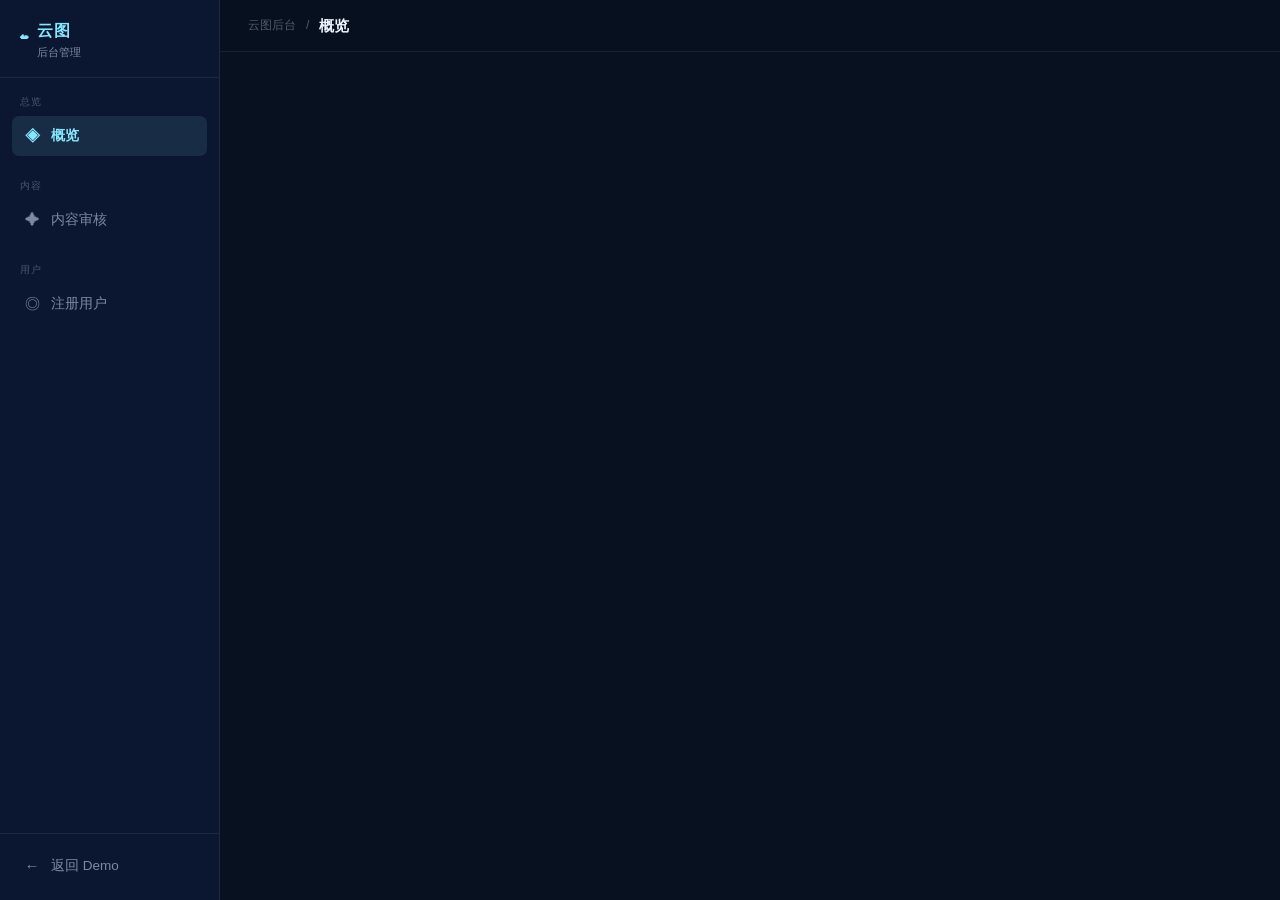
<file: demo/admin.html>
<!DOCTYPE html>
<html lang="zh-CN">
<head>
  <meta charset="UTF-8" />
  <meta name="viewport" content="width=device-width, initial-scale=1.0" />
  <title>后台管理 · 云图</title>
  <style>
    *, *::before, *::after { box-sizing: border-box; margin: 0; padding: 0; }

    :root {
      --sidebar-w: 220px;
      --header-h: 52px;
      --bg0: #07111f;
      --bg1: #0b1730;
      --bg2: #0e1e3a;
      --line: rgba(170,196,255,0.10);
      --line-hi: rgba(134,231,255,0.30);
      --text: #eef4ff;
      --muted: rgba(219,233,255,0.55);
      --cyan: #86e7ff;
      --green: #5ef585;
      --yellow: #f5c842;
      --red: rgba(245,120,100,0.9);
    }

    body {
      font-family: 'PingFang SC','Hiragino Sans GB','Microsoft YaHei',sans-serif;
      background: var(--bg0);
      color: var(--text);
      min-height: 100vh;
      font-size: 14px;
      line-height: 1.6;
      display: flex;
    }

    /* ─── Sidebar ─────────────────────────────────────── */
    .sidebar {
      width: var(--sidebar-w);
      min-height: 100vh;
      background: var(--bg1);
      border-right: 1px solid var(--line);
      display: flex;
      flex-direction: column;
      position: fixed;
      top: 0; left: 0; bottom: 0;
      z-index: 200;
    }

    .sidebar-logo {
      padding: 18px 20px 16px;
      font-size: 16px;
      font-weight: 700;
      color: var(--cyan);
      letter-spacing: 0.05em;
      border-bottom: 1px solid var(--line);
      display: flex;
      align-items: center;
      gap: 8px;
    }
    .sidebar-logo-sub {
      font-size: 11px;
      font-weight: 400;
      color: var(--muted);
      letter-spacing: 0;
    }

    .nav-section {
      padding: 16px 12px 4px;
    }
    .nav-section-label {
      font-size: 10px;
      color: rgba(219,233,255,0.3);
      text-transform: uppercase;
      letter-spacing: 0.12em;
      padding: 0 8px;
      margin-bottom: 6px;
    }

    .nav-item {
      display: flex;
      align-items: center;
      gap: 9px;
      padding: 8px 10px;
      border-radius: 7px;
      cursor: pointer;
      color: var(--muted);
      font-size: 13.5px;
      transition: background 0.15s, color 0.15s;
      user-select: none;
      margin-bottom: 2px;
      text-decoration: none;
    }
    .nav-item:hover { background: rgba(134,231,255,0.06); color: var(--text); }
    .nav-item.active { background: rgba(134,231,255,0.10); color: var(--cyan); font-weight: 600; }
    .nav-item-icon { font-size: 15px; flex-shrink: 0; width: 20px; text-align: center; }
    .nav-badge {
      margin-left: auto;
      font-size: 10px;
      background: rgba(245,200,66,0.15);
      color: var(--yellow);
      border-radius: 8px;
      padding: 1px 7px;
      font-weight: 600;
    }
    .nav-badge.green { background: rgba(94,245,133,0.12); color: var(--green); }
    .nav-badge.cyan  { background: rgba(134,231,255,0.10); color: var(--cyan); }

    .sidebar-footer {
      margin-top: auto;
      padding: 12px;
      border-top: 1px solid var(--line);
    }

    /* ─── Main area ───────────────────────────────────── */
    .main-wrap {
      margin-left: var(--sidebar-w);
      flex: 1;
      min-height: 100vh;
      display: flex;
      flex-direction: column;
    }

    /* ─── Top header ──────────────────────────────────── */
    .topbar {
      position: sticky;
      top: 0;
      z-index: 100;
      height: var(--header-h);
      background: rgba(7,17,31,0.96);
      border-bottom: 1px solid var(--line);
      backdrop-filter: blur(12px);
      display: flex;
      align-items: center;
      padding: 0 28px;
      gap: 10px;
    }
    .topbar-title { font-size: 15px; font-weight: 600; color: var(--text); }
    .topbar-crumb { font-size: 12px; color: rgba(219,233,255,0.35); }

    /* ─── Page content ────────────────────────────────── */
    .page { display: none; flex: 1; }
    .page.active { display: block; }

    /* ─── Overview / dashboard page ──────────────────── */
    .overview-grid {
      display: grid;
      grid-template-columns: repeat(auto-fill, minmax(160px,1fr));
      gap: 12px;
      padding: 28px 28px 0;
    }
    .ov-card {
      background: rgba(11,23,48,0.6);
      border: 1px solid var(--line);
      border-radius: 10px;
      padding: 18px 20px;
    }
    .ov-num { font-size: 32px; font-weight: 700; line-height: 1.1; }
    .ov-num.cyan   { color: var(--cyan); }
    .ov-num.yellow { color: var(--yellow); }
    .ov-num.green  { color: var(--green); }
    .ov-num.muted  { color: rgba(219,233,255,0.5); }
    .ov-label { font-size: 12px; color: var(--muted); margin-top: 5px; }

    .overview-hints {
      padding: 20px 28px 40px;
      display: flex;
      flex-direction: column;
      gap: 8px;
    }
    .hint-item {
      font-size: 13px;
      color: rgba(219,233,255,0.45);
      padding: 10px 14px;
      background: rgba(11,23,48,0.4);
      border-radius: 7px;
      border: 1px solid var(--line);
      display: flex;
      align-items: center;
      gap: 8px;
    }
    .hint-item a {
      color: var(--cyan);
      cursor: pointer;
      text-decoration: none;
    }
    .hint-item a:hover { text-decoration: underline; }

    /* ─── Review page (内容审核) ──────────────────────── */
    .review-topbar {
      padding: 22px 28px 0;
    }
    .stats-bar {
      display: flex;
      gap: 0;
    }
    .stat-item {
      background: rgba(11,23,48,0.5);
      border: 1px solid var(--line);
      padding: 13px 24px;
      min-width: 110px;
      text-align: center;
      cursor: pointer;
      transition: background 0.2s, border-color 0.2s;
      flex: 1;
      max-width: 170px;
    }
    .stat-item:first-child { border-radius: 8px 0 0 8px; }
    .stat-item:last-child  { border-radius: 0 8px 8px 0; }
    .stat-item + .stat-item { border-left: none; }
    .stat-item:hover  { background: rgba(20,36,70,0.8); }
    .stat-item.active { background: rgba(20,36,70,0.95); border-color: rgba(134,231,255,0.3); }
    .stat-num-r { font-size: 26px; font-weight: 700; line-height: 1.2; }
    .stat-num-r.all      { color: rgba(219,233,255,0.9); }
    .stat-num-r.draft    { color: var(--yellow); }
    .stat-num-r.approved { color: var(--green); }
    .stat-num-r.live     { color: var(--cyan); }
    .stat-label { font-size: 12px; color: rgba(219,233,255,0.4); margin-top: 3px; }

    .filter-bar {
      padding: 14px 28px 10px;
      display: flex; align-items: center; gap: 10px; flex-wrap: wrap;
    }
    .filter-label { font-size: 12px; color: rgba(219,233,255,0.35); flex-shrink:0; }
    .planet-chips { display: flex; gap: 6px; flex-wrap: wrap; }
    .planet-chip {
      font-size: 12px; padding: 3px 12px; border-radius: 20px;
      border: 1px solid rgba(170,196,255,0.14);
      color: rgba(219,233,255,0.55);
      background: rgba(11,23,48,0.4);
      cursor: pointer; transition: all 0.18s; user-select: none;
    }
    .planet-chip:hover { border-color: rgba(134,231,255,0.3); color: var(--text); }
    .planet-chip.active { background: rgba(20,36,70,0.9); border-color: rgba(134,231,255,0.4); color: var(--cyan); }

    .approval-banner {
      margin: 0 28px 12px;
      background: rgba(94,245,133,0.07);
      border: 1px solid rgba(94,245,133,0.2);
      border-radius: 8px;
      padding: 9px 14px;
      font-size: 13px; color: rgba(94,245,133,0.85);
      display: none;
    }
    .approval-banner.visible { display: block; }

    .card-list { padding: 0 28px 60px; display: flex; flex-direction: column; gap: 8px; }

    .review-card {
      background: rgba(11,23,48,0.65);
      border: 1px solid var(--line);
      border-radius: 10px; overflow: hidden; transition: border-color 0.2s;
    }
    .review-card:hover { border-color: rgba(170,196,255,0.2); }
    .review-card.is-approved { border-left: 3px solid rgba(94,245,133,0.4); }
    .review-card.is-live     { border-left: 3px solid rgba(134,231,255,0.22); }

    .card-header {
      display: flex; align-items: center; gap: 8px;
      padding: 12px 16px; cursor: pointer; user-select: none;
    }
    .card-header:hover .card-title-text { color: #a8d8ff; }

    .planet-badge {
      font-size: 11px; padding: 2px 8px; border-radius: 10px;
      background: rgba(134,231,255,0.09); color: rgba(134,231,255,0.85);
      white-space: nowrap; flex-shrink: 0;
    }
    .status-badge {
      font-size: 11px; padding: 2px 8px; border-radius: 10px;
      white-space: nowrap; flex-shrink: 0;
    }
    .status-badge.draft    { background: rgba(245,200,66,0.12); color: var(--yellow); }
    .status-badge.approved { background: rgba(94,245,133,0.12); color: var(--green); }
    .status-badge.live     { background: rgba(134,231,255,0.09); color: rgba(134,231,255,0.8); }

    .card-id { font-size: 11px; color: rgba(219,233,255,0.25); font-family: 'Menlo','Courier New',monospace; flex-shrink:0; }
    .card-title-text { font-size: 13.5px; font-weight: 600; color: #d8e8ff; flex:1; min-width:0; transition: color 0.2s; }
    .card-chevron { color: rgba(219,233,255,0.3); font-size: 11px; flex-shrink:0; transition: transform 0.25s; }
    .review-card.expanded .card-chevron { transform: rotate(180deg); }

    .card-body {
      display: none; padding: 0 20px 20px;
      border-top: 1px solid rgba(170,196,255,0.07);
    }
    .review-card.expanded .card-body { display: block; }

    .card-hook {
      font-size: 13.5px; color: rgba(219,233,255,0.85); font-style: italic;
      border-left: 3px solid rgba(134,231,255,0.4);
      padding: 9px 14px; margin: 14px 0;
      background: rgba(134,231,255,0.04); border-radius: 0 6px 6px 0; line-height: 1.75;
    }
    .section-label {
      font-size: 11px; color: rgba(219,233,255,0.35);
      text-transform: uppercase; letter-spacing: 0.1em; margin: 12px 0 7px;
    }
    .card-text { font-size: 13.5px; color: rgba(219,233,255,0.75); line-height: 1.9; }
    .card-text p + p { margin-top: 11px; }
    .fragments { display: flex; flex-direction: column; gap: 6px; }
    .fragment-item {
      font-size: 13px; color: rgba(219,233,255,0.6);
      background: rgba(134,231,255,0.03);
      border-left: 2px solid rgba(134,231,255,0.18);
      border-radius: 0 6px 6px 0; padding: 7px 12px; line-height: 1.65;
    }
    .card-meta { display: flex; flex-wrap: wrap; gap: 5px; margin-top: 13px; }
    .meta-tag {
      font-size: 11px; padding: 2px 8px; border-radius: 10px;
      background: rgba(20,36,70,0.7); color: rgba(219,233,255,0.45);
      border: 1px solid rgba(170,196,255,0.09);
    }
    .source-note {
      font-size: 12px; color: rgba(245,200,66,0.6); margin-top: 11px;
      padding: 8px 12px; background: rgba(245,200,66,0.04);
      border-left: 2px solid rgba(245,200,66,0.3); border-radius: 0 6px 6px 0; line-height: 1.6;
    }
    .source-note::before { content: '⚠ 来源备注：'; font-weight: 600; }
    .card-actions {
      display: flex; align-items: center; gap: 8px;
      margin-top: 16px; padding-top: 13px;
      border-top: 1px solid rgba(170,196,255,0.07);
    }

    /* ─── User management page ────────────────────────── */
    .users-wrap { padding: 24px 28px 60px; }

    .users-toolbar {
      display: flex; align-items: center; gap: 10px; margin-bottom: 16px;
    }
    .users-info {
      font-size: 13px; color: var(--muted);
      background: rgba(11,23,48,0.5);
      border: 1px solid var(--line); border-radius: 8px;
      padding: 10px 16px; margin-bottom: 16px; line-height: 1.7;
    }
    .users-info a { color: var(--cyan); cursor: pointer; text-decoration: none; }
    .users-info a:hover { text-decoration: underline; }

    .search-input {
      flex: 1; max-width: 280px;
      background: rgba(11,23,48,0.7);
      border: 1px solid var(--line); border-radius: 7px;
      color: var(--text); font-size: 13px; padding: 7px 12px;
      font-family: inherit; outline: none; transition: border-color 0.2s;
    }
    .search-input:focus { border-color: rgba(134,231,255,0.35); }
    .search-input::placeholder { color: rgba(219,233,255,0.25); }

    .users-count { font-size: 13px; color: var(--muted); margin-left: auto; }

    .users-table-wrap { overflow-x: auto; border-radius: 10px; }
    .users-table {
      width: 100%; border-collapse: collapse;
      background: rgba(11,23,48,0.5);
      border: 1px solid var(--line); border-radius: 10px; overflow: hidden;
    }
    .users-table th {
      background: rgba(11,20,40,0.8);
      font-size: 11px; font-weight: 600;
      color: rgba(219,233,255,0.45);
      text-transform: uppercase; letter-spacing: 0.08em;
      padding: 10px 14px; text-align: left;
      border-bottom: 1px solid var(--line);
    }
    .users-table td {
      padding: 11px 14px; border-bottom: 1px solid rgba(170,196,255,0.06);
      font-size: 13px; color: rgba(219,233,255,0.75); vertical-align: top;
    }
    .users-table tr:last-child td { border-bottom: none; }
    .users-table tr:hover td { background: rgba(134,231,255,0.03); }

    .user-email { color: var(--text); font-weight: 500; }
    .user-name  { color: var(--muted); font-size: 12px; }
    .user-id    { font-family: 'Menlo','Courier New',monospace; font-size: 11px; color: rgba(219,233,255,0.25); }
    .user-date  { font-size: 12px; color: rgba(219,233,255,0.35); white-space: nowrap; }

    .app-state-toggle {
      font-size: 11px; color: var(--cyan); cursor: pointer; border: none; background: none;
      font-family: inherit; padding: 0;
    }
    .app-state-toggle:hover { text-decoration: underline; }

    .app-state-json {
      display: none; margin-top: 6px; font-family: 'Menlo','Courier New',monospace;
      font-size: 11px; color: rgba(219,233,255,0.45); white-space: pre-wrap; word-break: break-all;
      background: rgba(7,13,27,0.7); border-radius: 5px; padding: 8px 10px;
      max-height: 150px; overflow-y: auto; border: 1px solid var(--line);
    }
    .app-state-json.visible { display: block; }

    .no-access-box {
      background: rgba(245,200,66,0.06);
      border: 1px solid rgba(245,200,66,0.25);
      border-radius: 10px; padding: 28px 24px;
      max-width: 600px;
    }
    .no-access-box h3 { color: var(--yellow); font-size: 15px; margin-bottom: 10px; }
    .no-access-box p  { color: var(--muted); font-size: 13px; line-height: 1.8; margin-bottom: 8px; }
    .no-access-box code {
      display: block; background: rgba(7,13,27,0.8); padding: 12px 14px;
      border-radius: 6px; font-size: 12px; font-family: 'Menlo','Courier New',monospace;
      color: rgba(219,233,255,0.7); white-space: pre; overflow-x: auto; margin: 10px 0;
      border: 1px solid var(--line);
    }

    /* ─── Shared ──────────────────────────────────────── */
    .btn {
      font-size: 13px; font-family: inherit;
      padding: 7px 18px; border-radius: 6px; border: 1px solid transparent;
      cursor: pointer; transition: all 0.2s; font-weight: 500;
    }
    .btn-approve { background: rgba(94,245,133,0.1); border-color: rgba(94,245,133,0.35); color: var(--green); }
    .btn-approve:hover { background: rgba(94,245,133,0.2); }
    .btn-revoke  { background: rgba(245,100,80,0.07); border-color: rgba(245,100,80,0.28); color: var(--red); }
    .btn-revoke:hover  { background: rgba(245,100,80,0.15); }
    .btn-ghost   { background: rgba(134,231,255,0.06); border-color: rgba(134,231,255,0.2); color: var(--cyan); }
    .btn-ghost:hover   { background: rgba(134,231,255,0.12); }
    .btn-note { background: transparent; border-color: transparent; color: rgba(219,233,255,0.28); cursor: default; font-size: 12px; padding-left: 0; }

    .empty-state {
      text-align: center; padding: 56px 32px;
      color: rgba(219,233,255,0.28); font-size: 14px;
    }
    .empty-state strong { display:block; font-size: 28px; margin-bottom: 8px; opacity: 0.4; }

    .spinner {
      display: inline-block; width: 16px; height: 16px;
      border: 2px solid rgba(134,231,255,0.2);
      border-top-color: var(--cyan);
      border-radius: 50%; animation: spin 0.7s linear infinite;
      vertical-align: middle; margin-right: 6px;
    }
    @keyframes spin { to { transform: rotate(360deg); } }

    .loading-row { padding: 32px; text-align: center; color: var(--muted); font-size: 13px; }
  </style>
</head>
<body>

  <!-- ────────────── Sidebar ────────────── -->
  <nav class="sidebar">
    <div class="sidebar-logo">
      <span>☁</span>
      <div>
        <div>云图</div>
        <div class="sidebar-logo-sub">后台管理</div>
      </div>
    </div>

    <div class="nav-section">
      <div class="nav-section-label">总览</div>
      <div class="nav-item active" data-page="overview">
        <span class="nav-item-icon">◈</span>概览
      </div>
    </div>

    <div class="nav-section">
      <div class="nav-section-label">内容</div>
      <div class="nav-item" data-page="review">
        <span class="nav-item-icon">✦</span>内容审核
        <span class="nav-badge" id="draftBadge" style="display:none"></span>
      </div>
    </div>

    <div class="nav-section">
      <div class="nav-section-label">用户</div>
      <div class="nav-item" data-page="users">
        <span class="nav-item-icon">◎</span>注册用户
        <span class="nav-badge cyan" id="usersBadge" style="display:none"></span>
      </div>
    </div>

    <div class="sidebar-footer">
      <a class="nav-item" href="./index.html">
        <span class="nav-item-icon">←</span>返回 Demo
      </a>
    </div>
  </nav>

  <!-- ────────────── Main ────────────── -->
  <div class="main-wrap">
    <div class="topbar">
      <span class="topbar-crumb">云图后台</span>
      <span class="topbar-crumb">/</span>
      <span class="topbar-title" id="topbarTitle">概览</span>
    </div>

    <!-- Overview -->
    <div class="page active" id="page-overview">
      <div class="overview-grid" id="overviewGrid"></div>
      <div class="overview-hints" id="overviewHints"></div>
    </div>

    <!-- Review -->
    <div class="page" id="page-review">
      <div class="review-topbar">
        <div class="stats-bar" id="statsBar"></div>
      </div>
      <div class="filter-bar" id="filterBar"></div>
      <div class="approval-banner" id="approvalBanner"></div>
      <div class="card-list" id="cardList"></div>
    </div>

    <!-- Users -->
    <div class="page" id="page-users">
      <div class="users-wrap">
        <div class="users-toolbar">
          <input class="search-input" id="userSearch" type="text" placeholder="搜索邮箱或昵称…" />
          <button class="btn btn-ghost" id="usersRefresh">↺ 刷新</button>
          <span class="users-count" id="usersCount"></span>
        </div>
        <div id="usersContent">
          <div class="loading-row"><span class="spinner"></span>正在连接 Supabase…</div>
        </div>
      </div>
    </div>
  </div>

  <script src="./supabase-config.js"></script>
  <script type="module" src="./scripts/admin.js"></script>
</body>
</html>
</file>
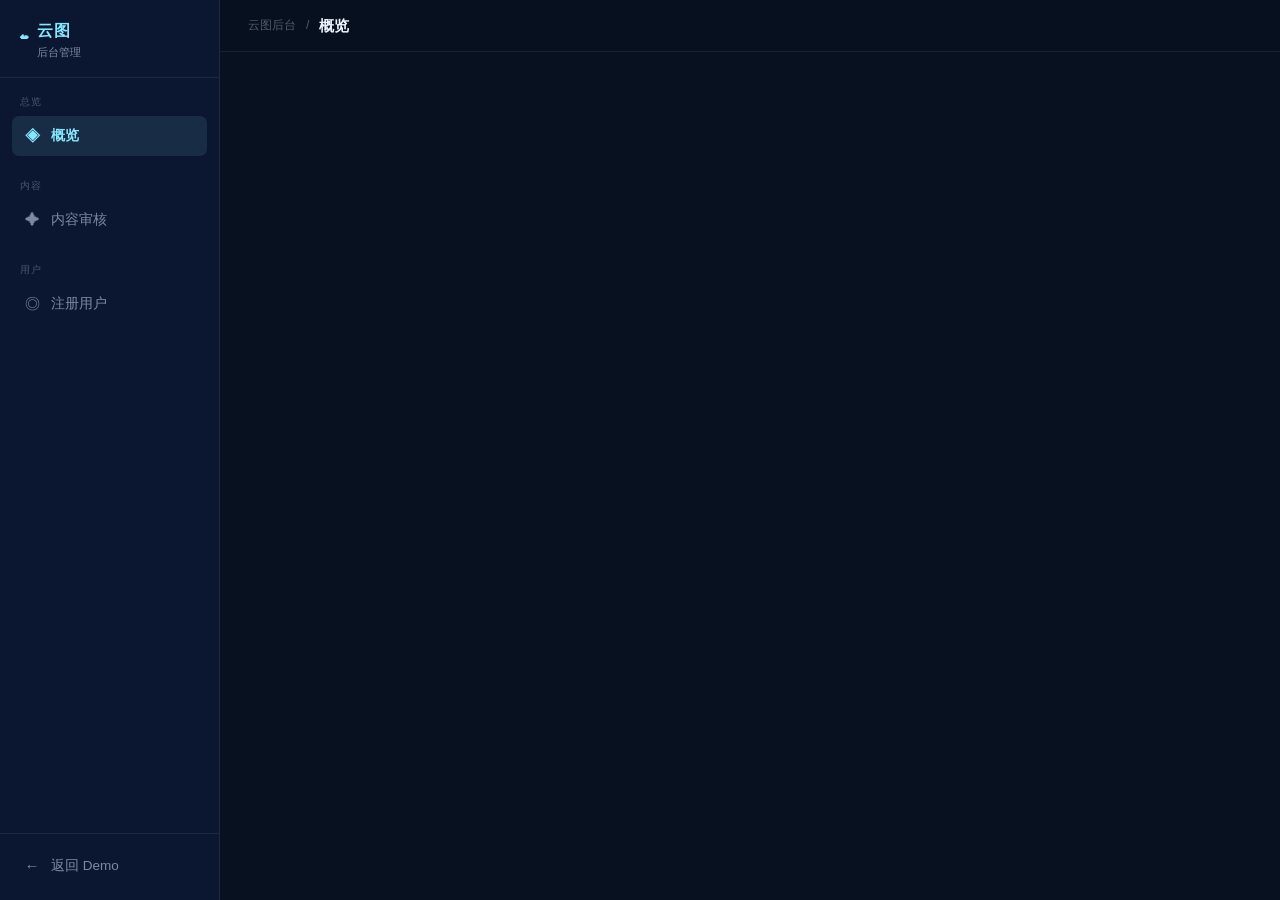
<file: demo/review.html>
<!DOCTYPE html>
<html lang="zh-CN">
<head>
  <meta charset="UTF-8" />
  <meta name="viewport" content="width=device-width, initial-scale=1.0" />
  <title>内容审核台 · 云图</title>
  <style>
    *, *::before, *::after { box-sizing: border-box; margin: 0; padding: 0; }

    body {
      font-family: 'PingFang SC', 'Hiragino Sans GB', 'Microsoft YaHei', sans-serif;
      background: #07111f;
      color: #eef4ff;
      min-height: 100vh;
      font-size: 14px;
      line-height: 1.6;
    }

    /* ── Header ── */
    .header {
      position: sticky;
      top: 0;
      z-index: 100;
      background: rgba(7, 17, 31, 0.96);
      border-bottom: 1px solid rgba(170, 196, 255, 0.1);
      backdrop-filter: blur(12px);
      padding: 14px 32px;
      display: flex;
      align-items: center;
      gap: 12px;
    }
    .header-logo { font-size: 17px; font-weight: 700; color: #86e7ff; letter-spacing: 0.05em; }
    .header-sep { color: rgba(170, 196, 255, 0.3); }
    .header-title { font-size: 14px; color: rgba(219, 233, 255, 0.7); }
    .header-back {
      margin-left: auto;
      color: rgba(219, 233, 255, 0.55);
      text-decoration: none;
      font-size: 13px;
      border: 1px solid rgba(170, 196, 255, 0.18);
      border-radius: 6px;
      padding: 5px 14px;
      transition: all 0.2s;
    }
    .header-back:hover { color: #86e7ff; border-color: rgba(134, 231, 255, 0.4); }

    /* ── Stats bar ── */
    .stats-bar {
      display: flex;
      padding: 24px 32px 0;
      gap: 0;
    }
    .stat-item {
      background: rgba(11, 23, 48, 0.5);
      border: 1px solid rgba(170, 196, 255, 0.1);
      padding: 14px 28px;
      min-width: 120px;
      text-align: center;
      cursor: pointer;
      transition: background 0.2s, border-color 0.2s;
      flex: 1;
      max-width: 180px;
    }
    .stat-item:first-child { border-radius: 8px 0 0 8px; }
    .stat-item:last-child { border-radius: 0 8px 8px 0; }
    .stat-item + .stat-item { border-left: none; }
    .stat-item:hover { background: rgba(20, 36, 70, 0.8); }
    .stat-item.active { background: rgba(20, 36, 70, 0.95); border-color: rgba(134, 231, 255, 0.3); }
    .stat-num { font-size: 28px; font-weight: 700; line-height: 1.2; }
    .stat-num.all   { color: rgba(219, 233, 255, 0.9); }
    .stat-num.draft { color: #f5c842; }
    .stat-num.approved { color: #5ef585; }
    .stat-num.live  { color: #86e7ff; }
    .stat-label { font-size: 12px; color: rgba(219, 233, 255, 0.45); margin-top: 3px; }

    /* ── Filter bar ── */
    .filter-bar {
      padding: 16px 32px 12px;
      display: flex;
      align-items: center;
      gap: 10px;
      flex-wrap: wrap;
    }
    .filter-label { font-size: 12px; color: rgba(219, 233, 255, 0.4); flex-shrink: 0; }
    .planet-chips { display: flex; gap: 6px; flex-wrap: wrap; }
    .planet-chip {
      font-size: 12px;
      padding: 4px 12px;
      border-radius: 20px;
      border: 1px solid rgba(170, 196, 255, 0.15);
      color: rgba(219, 233, 255, 0.6);
      background: rgba(11, 23, 48, 0.4);
      cursor: pointer;
      transition: all 0.2s;
      user-select: none;
    }
    .planet-chip:hover { border-color: rgba(134, 231, 255, 0.3); color: #eef4ff; }
    .planet-chip.active { background: rgba(20, 36, 70, 0.9); border-color: rgba(134, 231, 255, 0.4); color: #86e7ff; }

    /* ── Approval banner ── */
    .approval-banner {
      margin: 0 32px 14px;
      background: rgba(94, 245, 133, 0.07);
      border: 1px solid rgba(94, 245, 133, 0.2);
      border-radius: 8px;
      padding: 10px 16px;
      font-size: 13px;
      color: rgba(94, 245, 133, 0.85);
      display: none;
    }
    .approval-banner.visible { display: block; }

    /* ── Card list ── */
    .card-list {
      padding: 0 32px 60px;
      display: flex;
      flex-direction: column;
      gap: 10px;
    }

    /* ── Review card ── */
    .review-card {
      background: rgba(11, 23, 48, 0.65);
      border: 1px solid rgba(170, 196, 255, 0.1);
      border-radius: 10px;
      overflow: hidden;
      transition: border-color 0.2s;
    }
    .review-card:hover { border-color: rgba(170, 196, 255, 0.2); }
    .review-card.is-approved { border-left: 3px solid rgba(94, 245, 133, 0.4); }
    .review-card.is-live { border-left: 3px solid rgba(134, 231, 255, 0.25); }

    .card-header {
      display: flex;
      align-items: center;
      gap: 9px;
      padding: 13px 16px;
      cursor: pointer;
      user-select: none;
    }
    .card-header:hover .card-title-text { color: #a8d8ff; }

    .planet-badge {
      font-size: 11px;
      padding: 2px 8px;
      border-radius: 10px;
      background: rgba(134, 231, 255, 0.1);
      color: rgba(134, 231, 255, 0.85);
      white-space: nowrap;
      flex-shrink: 0;
    }
    .status-badge {
      font-size: 11px;
      padding: 2px 8px;
      border-radius: 10px;
      white-space: nowrap;
      flex-shrink: 0;
    }
    .status-badge.draft    { background: rgba(245, 200, 66, 0.12); color: #f5c842; }
    .status-badge.approved { background: rgba(94, 245, 133, 0.12); color: #5ef585; }
    .status-badge.live     { background: rgba(134, 231, 255, 0.1);  color: rgba(134, 231, 255, 0.8); }

    .card-id { font-size: 11px; color: rgba(219, 233, 255, 0.28); font-family: 'Menlo', 'Courier New', monospace; flex-shrink: 0; }
    .card-title-text { font-size: 14px; font-weight: 600; color: #d8e8ff; flex: 1; min-width: 0; transition: color 0.2s; }
    .card-chevron { color: rgba(219, 233, 255, 0.35); font-size: 11px; flex-shrink: 0; transition: transform 0.25s; }
    .review-card.expanded .card-chevron { transform: rotate(180deg); }

    /* ── Card body (expanded) ── */
    .card-body {
      display: none;
      padding: 0 20px 20px;
      border-top: 1px solid rgba(170, 196, 255, 0.07);
    }
    .review-card.expanded .card-body { display: block; }

    .card-hook {
      font-size: 13.5px;
      color: rgba(219, 233, 255, 0.85);
      font-style: italic;
      border-left: 3px solid rgba(134, 231, 255, 0.4);
      padding: 10px 14px;
      margin: 16px 0;
      background: rgba(134, 231, 255, 0.05);
      border-radius: 0 6px 6px 0;
      line-height: 1.75;
    }

    .section-label {
      font-size: 11px;
      color: rgba(219, 233, 255, 0.35);
      text-transform: uppercase;
      letter-spacing: 0.1em;
      margin: 14px 0 8px;
    }

    .card-text {
      font-size: 13.5px;
      color: rgba(219, 233, 255, 0.75);
      line-height: 1.9;
    }
    .card-text p + p { margin-top: 12px; }

    .fragments { display: flex; flex-direction: column; gap: 7px; }
    .fragment-item {
      font-size: 13px;
      color: rgba(219, 233, 255, 0.62);
      background: rgba(134, 231, 255, 0.04);
      border-left: 2px solid rgba(134, 231, 255, 0.2);
      border-radius: 0 6px 6px 0;
      padding: 8px 12px;
      line-height: 1.65;
    }

    .card-meta {
      display: flex;
      flex-wrap: wrap;
      gap: 5px;
      margin-top: 14px;
    }
    .meta-tag {
      font-size: 11px;
      padding: 2px 8px;
      border-radius: 10px;
      background: rgba(20, 36, 70, 0.7);
      color: rgba(219, 233, 255, 0.5);
      border: 1px solid rgba(170, 196, 255, 0.1);
    }

    .source-note {
      font-size: 12px;
      color: rgba(245, 200, 66, 0.6);
      margin-top: 12px;
      padding: 8px 12px;
      background: rgba(245, 200, 66, 0.05);
      border-left: 2px solid rgba(245, 200, 66, 0.3);
      border-radius: 0 6px 6px 0;
      line-height: 1.6;
    }
    .source-note::before { content: '⚠ 来源备注：'; font-weight: 600; }

    .card-actions {
      display: flex;
      align-items: center;
      gap: 8px;
      margin-top: 18px;
      padding-top: 14px;
      border-top: 1px solid rgba(170, 196, 255, 0.08);
    }
    .btn {
      font-size: 13px;
      font-family: inherit;
      padding: 7px 20px;
      border-radius: 6px;
      border: 1px solid transparent;
      cursor: pointer;
      transition: all 0.2s;
      font-weight: 500;
    }
    .btn-approve {
      background: rgba(94, 245, 133, 0.1);
      border-color: rgba(94, 245, 133, 0.35);
      color: #5ef585;
    }
    .btn-approve:hover { background: rgba(94, 245, 133, 0.2); }
    .btn-revoke {
      background: rgba(245, 100, 80, 0.08);
      border-color: rgba(245, 100, 80, 0.3);
      color: rgba(245, 140, 120, 0.9);
    }
    .btn-revoke:hover { background: rgba(245, 100, 80, 0.16); }
    .btn-note {
      background: transparent;
      border-color: transparent;
      color: rgba(219, 233, 255, 0.3);
      cursor: default;
      font-size: 12px;
      padding-left: 0;
    }

    .empty-state {
      text-align: center;
      padding: 64px 32px;
      color: rgba(219, 233, 255, 0.3);
      font-size: 14px;
    }
    .empty-state strong { display: block; font-size: 32px; margin-bottom: 8px; opacity: 0.4; }
  </style>
</head>
<body>

  <header class="header">
    <span class="header-logo">☁ 云图</span>
    <span class="header-sep">/</span>
    <span class="header-title">内容审核台</span>
    <a href="./index.html" class="header-back">← 返回 Demo</a>
  </header>

  <div class="stats-bar" id="statsBar"></div>
  <div class="filter-bar" id="filterBar"></div>
  <div class="approval-banner" id="approvalBanner"></div>
  <div class="card-list" id="cardList"></div>

  <script>window.location.replace('./admin.html');</script>
</body>
</html>
</file>
